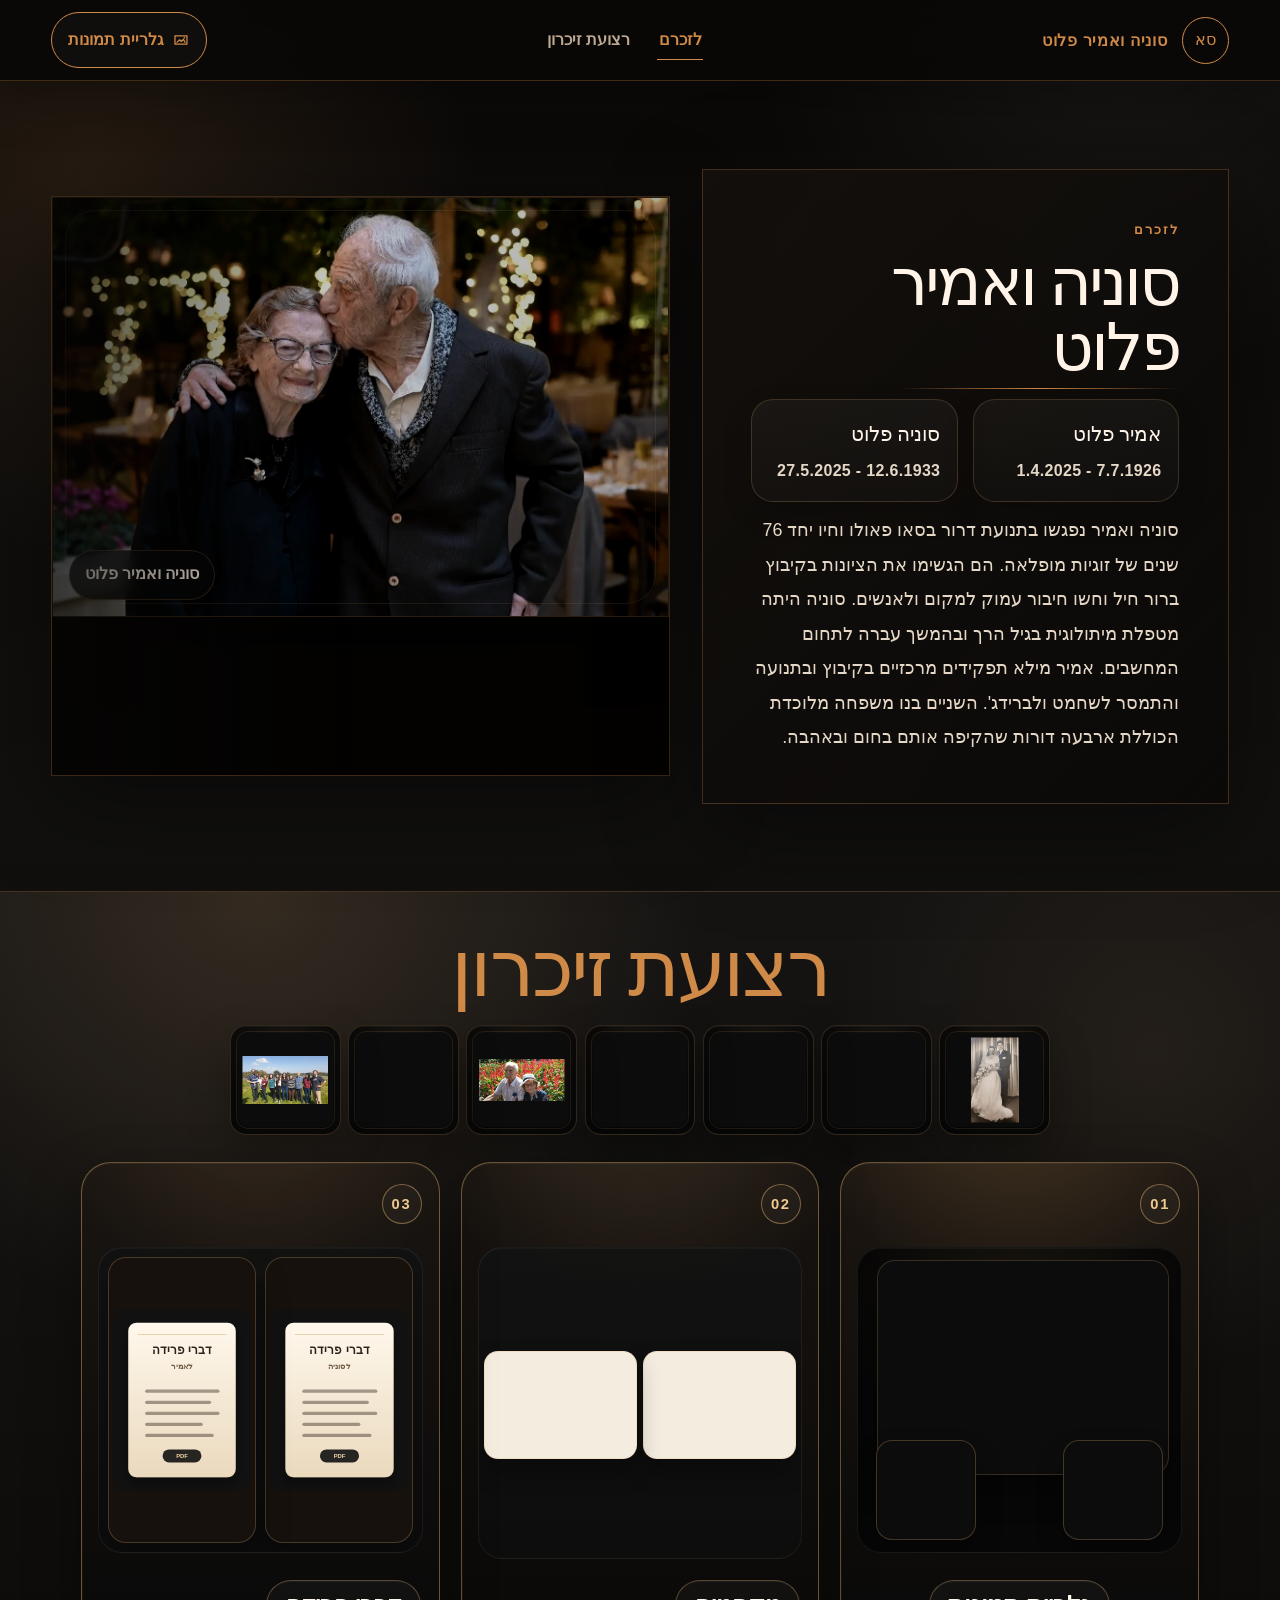
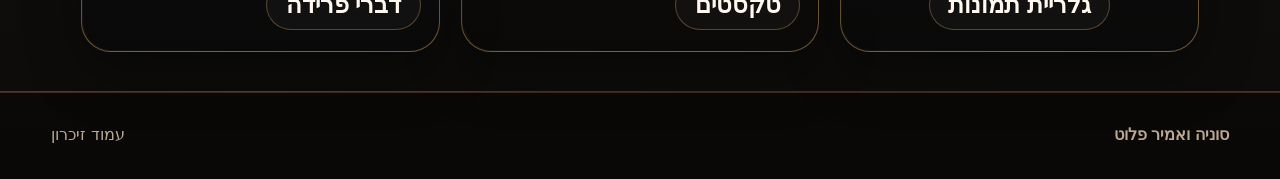
<file: index.html>
<!DOCTYPE html>
<html dir="rtl" lang="he">
<head>
  <meta charset="utf-8"/>
  <meta name="viewport" content="width=device-width, initial-scale=1"/>
  <title>סוניה ואמיר פלוט — עמוד זיכרון</title>
  <meta name="description" content="סוניה ואמיר נפגשו בתנועת דרור בסאו פאולו וחיו יחד 76 שנים של זוגיות מופלאה. הם הגשימו את הציונות בקיבוץ ברור חיל וחשו חיבור עמוק למקום ולאנשים."/>
  <meta property="og:type" content="website" />
  <meta property="og:title" content="סוניה ואמיר פלוט — עמוד זיכרון" />
  <meta property="og:description" content="סוניה ואמיר נפגשו בתנועת דרור בסאו פאולו וחיו יחד 76 שנים של זוגיות מופלאה. הם הגשימו את הציונות בקיבוץ ברור חיל." />
  <meta property="og:image" content="https://chengolz.github.io/gersh123/assets/shared-webp/photo-24.webp" />
  <meta property="og:url" content="https://chengolz.github.io/gersh123/index.html" />
  <meta name="twitter:card" content="summary_large_image" />
  <meta name="twitter:title" content="סוניה ואמיר פלוט — עמוד זיכרון" />
  <meta name="twitter:description" content="סוניה ואמיר נפגשו בתנועת דרור בסאו פאולו וחיו יחד 76 שנים של זוגיות מופלאה. הם הגשימו את הציונות בקיבוץ ברור חיל." />
  <meta name="twitter:image" content="https://chengolz.github.io/gersh123/assets/shared-webp/photo-24.webp" />
  <link rel="stylesheet" href="assets/css/site.css"/>
  <script defer src="assets/js/site.js"></script>
</head>
<body class="theme-museum final-black-page">
<div class="site-shell">
  <a class="skip-link" href="#main">דילוג לתוכן המרכזי</a>
  <header class="site-header">
    <a class="brand" href="index.html" aria-label="דף הבית">
      <span class="brand-mark">סא</span>
      <span>סוניה ואמיר פלוט</span>
    </a>
    <nav class="site-nav" aria-label="ניווט ראשי">
      <a href="#hero" class="is-active">לזכרם</a>
      <a href="#ribbon">רצועת זיכרון</a>
    </nav>
    <a class="header-cta" href="gallery.html">
      <svg aria-hidden="true" focusable="false" viewBox="0 0 24 24"><path d="M4 6.5h16v11H4z" fill="none" stroke="currentColor" stroke-width="1.7"></path><path d="m6.7 15.2 3.5-3.4 2.3 2.2 2.8-3 2.1 4.2" fill="none" stroke="currentColor" stroke-linecap="round" stroke-linejoin="round" stroke-width="1.7"></path><circle cx="16.6" cy="9.2" fill="currentColor" r="1.1"></circle></svg>
      גלריית תמונות
    </a>
  </header>

  <main id="main" tabindex="-1">
    <section class="museum-hero hero-clean" id="hero" aria-labelledby="hero-title">
      <div class="museum-copy">
        <p class="eyebrow">לזכרם</p>
        <h1 id="hero-title">סוניה ואמיר פלוט</h1>
        <div aria-hidden="true" class="gold-line"></div>
        <div class="date-pair hero-dates-first">
          <div class="date-chip"><strong>אמיר פלוט</strong><span><time datetime="1926-07-07">7.7.1926</time> - <time datetime="2025-04-01">1.4.2025</time></span></div>
          <div class="date-chip"><strong>סוניה פלוט</strong><span><time datetime="1933-06-12">12.6.1933</time> - <time datetime="2025-05-27">27.5.2025</time></span></div>
        </div>
        <p class="lead unified-lead">סוניה ואמיר נפגשו בתנועת דרור בסאו פאולו וחיו יחד 76 שנים של זוגיות מופלאה. הם הגשימו את הציונות בקיבוץ ברור חיל וחשו חיבור עמוק למקום ולאנשים. סוניה היתה מטפלת מיתולוגית בגיל הרך ובהמשך עברה לתחום המחשבים. אמיר מילא תפקידים מרכזיים בקיבוץ ובתנועה והתמסר לשחמט ולברידג'. השניים בנו משפחה מלוכדת הכוללת ארבעה דורות שהקיפה אותם בחום ובאהבה.</p>
      </div>
      <div class="museum-cover">
        <figure class="photo-cover hero-photo ornate-frame" data-full="assets/shared-webp/photo-24.webp" tabindex="0" role="button" aria-label="הגדל תמונה: סוניה ואמיר יחד">
          <img src="assets/shared-webp/photo-24.webp" alt="סוניה ואמיר יחד" width="1275" height="866" loading="eager" decoding="async"/>
          <figcaption class="caption-pill">סוניה ואמיר פלוט</figcaption>
        </figure>
</div>
    </section>

    <section id="ribbon" class="section ribbon-cards-section memory-hub-section" aria-labelledby="ribbon-title">
      <div class="container">
        <div class="section-heading">
          <h2 id="ribbon-title" class="section-title">רצועת זיכרון</h2>
        </div>
        <ul class="memory-strip-photos" aria-label="תמונות נבחרות מתוך האלבום">
          <li class="memory-strip-item"><figure class="memory-photo-small memory-item ornate-frame photo-cover" data-full="assets/shared-webp/photo-14.webp" tabindex="0" role="button" aria-label="הגדל תמונה: תמונת חתונה של סוניה ואמיר">
            <img src="assets/thumbs-webp/photo-14.webp" alt="תמונת חתונה של סוניה ואמיר" width="360" height="640" loading="lazy" decoding="async"/>
          </figure></li>
          <li class="memory-strip-item"><figure class="memory-photo-small memory-item ornate-frame photo-cover" data-full="assets/shared-webp/photo-11.webp" tabindex="0" role="button" aria-label="הגדל תמונה: מפגש משפחתי רחב">
            <img src="assets/thumbs-webp/photo-11.webp" alt="מפגש משפחתי רחב" width="640" height="480" loading="lazy" decoding="async"/>
          </figure></li>
          <li class="memory-strip-item"><figure class="memory-photo-small memory-item ornate-frame photo-cover" data-full="assets/shared-webp/photo-17.webp" tabindex="0" role="button" aria-label="הגדל תמונה: משפחה מטיילת יחד">
            <img src="assets/thumbs-webp/photo-17.webp" alt="משפחה מטיילת יחד" width="640" height="480" loading="lazy" decoding="async"/>
          </figure></li>
          <li class="memory-strip-item"><figure class="memory-photo-small memory-item ornate-frame photo-cover" data-full="assets/shared-webp/photo-19.webp" tabindex="0" role="button" aria-label="הגדל תמונה: דיוקן משפחתי ישן">
            <img src="assets/thumbs-webp/photo-19.webp" alt="דיוקן משפחתי ישן" width="640" height="443" loading="lazy" decoding="async"/>
          </figure></li>
          <li class="memory-strip-item"><figure class="memory-photo-small memory-item ornate-frame photo-cover" data-full="assets/shared-webp/photo-10.webp" tabindex="0" role="button" aria-label="הגדל תמונה: סוניה ואמיר בטיול משותף">
            <img src="assets/thumbs-webp/photo-10.webp" alt="סוניה ואמיר בטיול משותף" width="640" height="502" loading="lazy" decoding="async"/>
          </figure></li>
          <li class="memory-strip-item"><figure class="memory-photo-small memory-item ornate-frame photo-cover" data-full="assets/shared-webp/photo-13.webp" tabindex="0" role="button" aria-label="הגדל תמונה: חגיגה משפחתית">
            <img src="assets/thumbs-webp/photo-13.webp" alt="חגיגה משפחתית" width="640" height="480" loading="lazy" decoding="async"/>
          </figure></li>
          <li class="memory-strip-item"><figure class="memory-photo-small memory-item ornate-frame photo-cover" data-full="assets/shared-webp/photo-16.webp" tabindex="0" role="button" aria-label="הגדל תמונה: רגע משפחתי משותף">
            <img src="assets/thumbs-webp/photo-16.webp" alt="רגע משפחתי משותף" width="640" height="360" loading="lazy" decoding="async"/>
          </figure></li>
        </ul>

        <div class="memory-actions-center atelier-ribbon-grid" aria-label="קישורים מרכזיים">
          <a class="memory-tile action-tile memory-item atelier-card atelier-gallery-card" href="gallery.html">
            <div class="atelier-card-top">
              <span class="atelier-index" aria-hidden="true">01</span>
              <span class="atelier-kicker"></span>
            </div>
            <div class="atelier-preview atelier-gallery-preview" aria-hidden="true">
              <img class="atelier-gallery-main" src="assets/thumbs-webp/photo-18.webp" alt="" width="640" height="464" loading="lazy" decoding="async"/>
              <img class="atelier-gallery-thumb thumb-a" src="assets/thumbs-webp/photo-20.webp" alt="" width="640" height="435" loading="lazy" decoding="async"/>
              <img class="atelier-gallery-thumb thumb-b" src="assets/thumbs-webp/photo-21.webp" alt="" width="640" height="480" loading="lazy" decoding="async"/>
            </div>
            <div class="atelier-card-bottom">
              <span class="atelier-card-title">גלריית תמונות</span>
            </div>
          </a>

          <button type="button" class="memory-tile action-tile memory-item atelier-card atelier-texts-card" data-modal-target="texts-modal" aria-controls="texts-modal" aria-expanded="false">
            <div class="atelier-card-top">
              <span class="atelier-index" aria-hidden="true">02</span>
              <span class="atelier-kicker"></span>
            </div>
            <div class="atelier-preview atelier-pages-preview" aria-hidden="true">
              <img src="assets/texts/photo-25.webp" alt="" width="1040" height="720" loading="lazy" decoding="async"/>
              <img src="assets/texts/photo-26.webp" alt="" width="1040" height="720" loading="lazy" decoding="async"/>
            </div>
            <div class="atelier-card-bottom">
              <span class="atelier-card-title">טקסטים</span>
            </div>
          </button>

          <button type="button" class="memory-tile action-tile memory-item atelier-card atelier-farewell-card" data-modal-target="farewell-modal" aria-controls="farewell-modal" aria-expanded="false">
            <div class="atelier-card-top">
              <span class="atelier-index" aria-hidden="true">03</span>
              <span class="atelier-kicker"></span>
            </div>
            <div class="atelier-preview atelier-docs-preview" aria-hidden="true">
              <img class="doc-a" src="assets/docs/farewell-sonia-preview.svg" alt="" width="420" height="560" loading="lazy" decoding="async"/>
              <img class="doc-b" src="assets/docs/farewell-amir-preview.svg" alt="" width="420" height="560" loading="lazy" decoding="async"/>
            </div>
            <div class="atelier-card-bottom">
              <span class="atelier-card-title">דברי פרידה</span>
            </div>
          </button>
        </div></div>
    </section>
  </main>

  <footer class="footer">
    <div class="footer-inner">
      <strong>סוניה ואמיר פלוט</strong>
      <span>עמוד זיכרון</span>
    </div>
  </footer>
  <dialog class="memory-modal" id="texts-modal" aria-labelledby="texts-title">
    <div class="memory-modal-dialog" role="dialog" aria-modal="true" aria-labelledby="texts-title">
      <button type="button" class="memory-modal-close" data-modal-close aria-label="סגירה"><svg aria-hidden="true" fill="none" viewBox="0 0 24 24"><path d="M6 6l12 12M18 6 6 18" stroke="currentColor" stroke-linecap="round" stroke-width="2"></path></svg></button>
      <div class="memory-modal-head"><h3 id="texts-title">טקסטים</h3></div>
      <div class="memory-modal-grid writings-modal-grid">
        <figure class="photo-frame photo-contain ornate-frame writing-card" data-full="assets/texts/photo-25.webp" tabindex="0" role="button" aria-label="הגדל תמונה: מכתביו עמוד ראשון"><img src="assets/texts/photo-25.webp" alt="מכתביו עמוד ראשון" width="640" height="443" loading="lazy" decoding="async"/><figcaption class="caption-bar"><strong>מכתביו</strong><span>עמוד ראשון</span></figcaption></figure>
        <figure class="photo-frame photo-contain ornate-frame writing-card" data-full="assets/texts/photo-26.webp" tabindex="0" role="button" aria-label="הגדל תמונה: מכתביו עמוד שני"><img src="assets/texts/photo-26.webp" alt="מכתביו עמוד שני" width="640" height="443" loading="lazy" decoding="async"/><figcaption class="caption-bar"><strong>מכתביו</strong><span>עמוד שני</span></figcaption></figure>
      </div>
    
      <div class="transcript-tools" data-transcript-wrapper>
        <button type="button" class="transcript-toggle" data-transcript-toggle aria-expanded="false" aria-controls="letters-transcript">
          הצג טקסט מוקלד
        </button>
        <div class="transcript-panel" id="letters-transcript" hidden>
          <h4>תעתיק נגיש לעמודים המוצגים</h4>
          <p><strong>אמיר פלוט</strong> — חבר בקיבוץ ברור חיל. בוגר תנועת “דרור” בברזיל. עלה לארץ בשנת 1952 ומאז מילא שורה של תפקידים במסגרת הקיבוץ והתנועה הקיבוצית. יצא מטעם התנועה והמדינה לשליחויות רבות ברחבי העולם.</p>
          <p><strong>תמיד בתנועה</strong> — ספר אוטוביוגרפי המשקף את החוויה הקולקטיבית של דור השומר הצעיר, בין ההורים במזרח אירופה לבין הבנים “הצברים”. הספר מתאר את התנועה ההתיישבותית בברזיל ובארץ בצורה מרתקת, חיננית, לעיתים בגעגועים, לעיתים במעט אירוניה, וכל הזמן בהרבה אהבה.</p>
          <p><strong>תמיד בתנועה — יומן אישי במסע הציוני.</strong></p>
        </div>
      </div>

    </div>
  </dialog>

  <dialog class="memory-modal" id="farewell-modal" aria-labelledby="farewell-title">
    <div class="memory-modal-dialog" role="dialog" aria-modal="true" aria-labelledby="farewell-title">
      <button type="button" class="memory-modal-close" data-modal-close aria-label="סגירה"><svg aria-hidden="true" fill="none" viewBox="0 0 24 24"><path d="M6 6l12 12M18 6 6 18" stroke="currentColor" stroke-linecap="round" stroke-width="2"></path></svg></button>
      <div class="memory-modal-head"><h3 id="farewell-title">דברי פרידה</h3></div>
      <div class="memory-modal-grid doc-grid modal-doc-grid">
        <a class="doc-card refined-card" href="assets/docs/farewell-sonia.pdf" target="_blank" rel="noopener noreferrer">
          <span class="doc-ico"><svg aria-hidden="true" focusable="false" viewBox="0 0 24 24"><path d="M6 3.5h8l4 4v13H6z" fill="none" stroke="currentColor" stroke-width="1.7"></path><path d="M14 3.5v4h4M8.5 12h7M8.5 15h7M8.5 18h4" fill="none" stroke="currentColor" stroke-linecap="round" stroke-width="1.7"></path></svg></span>
          <strong>דברי פרידה לסוניה</strong>
          <h3>אורלי בתה</h3>
          <p>לפתיחת המסמך המלא</p>
        </a>
        <a class="doc-card refined-card" href="assets/docs/farewell-amir.pdf" target="_blank" rel="noopener noreferrer">
          <span class="doc-ico"><svg aria-hidden="true" focusable="false" viewBox="0 0 24 24"><path d="M6 3.5h8l4 4v13H6z" fill="none" stroke="currentColor" stroke-width="1.7"></path><path d="M14 3.5v4h4M8.5 12h7M8.5 15h7M8.5 18h4" fill="none" stroke="currentColor" stroke-linecap="round" stroke-width="1.7"></path></svg></span>
          <strong>דברי פרידה לאמיר</strong>
          <h3>עודד בנו</h3>
          <p>לפתיחת המסמך המלא</p>
        </a>
      </div>
    </div>
  </dialog>

  <dialog class="lightbox" data-lightbox aria-label="תצוגת תמונה מוגדלת">
    <button type="button" class="lightbox-close" data-lightbox-close aria-label="סגירת תמונה">
      <svg aria-hidden="true" fill="none" viewBox="0 0 24 24"><path d="M6 6l12 12M18 6 6 18" stroke="currentColor" stroke-linecap="round" stroke-width="2"></path></svg>
    </button>
    <img data-lightbox-img alt="תמונה מוגדלת מתוך אלבום הזיכרון" loading="lazy" decoding="async"/>
  </dialog>

  <button type="button" class="back-to-top" data-back-to-top aria-label="חזרה לראש העמוד">
    <span aria-hidden="true">↑</span>
  </button>

</div>
</body>
</html>
</file>
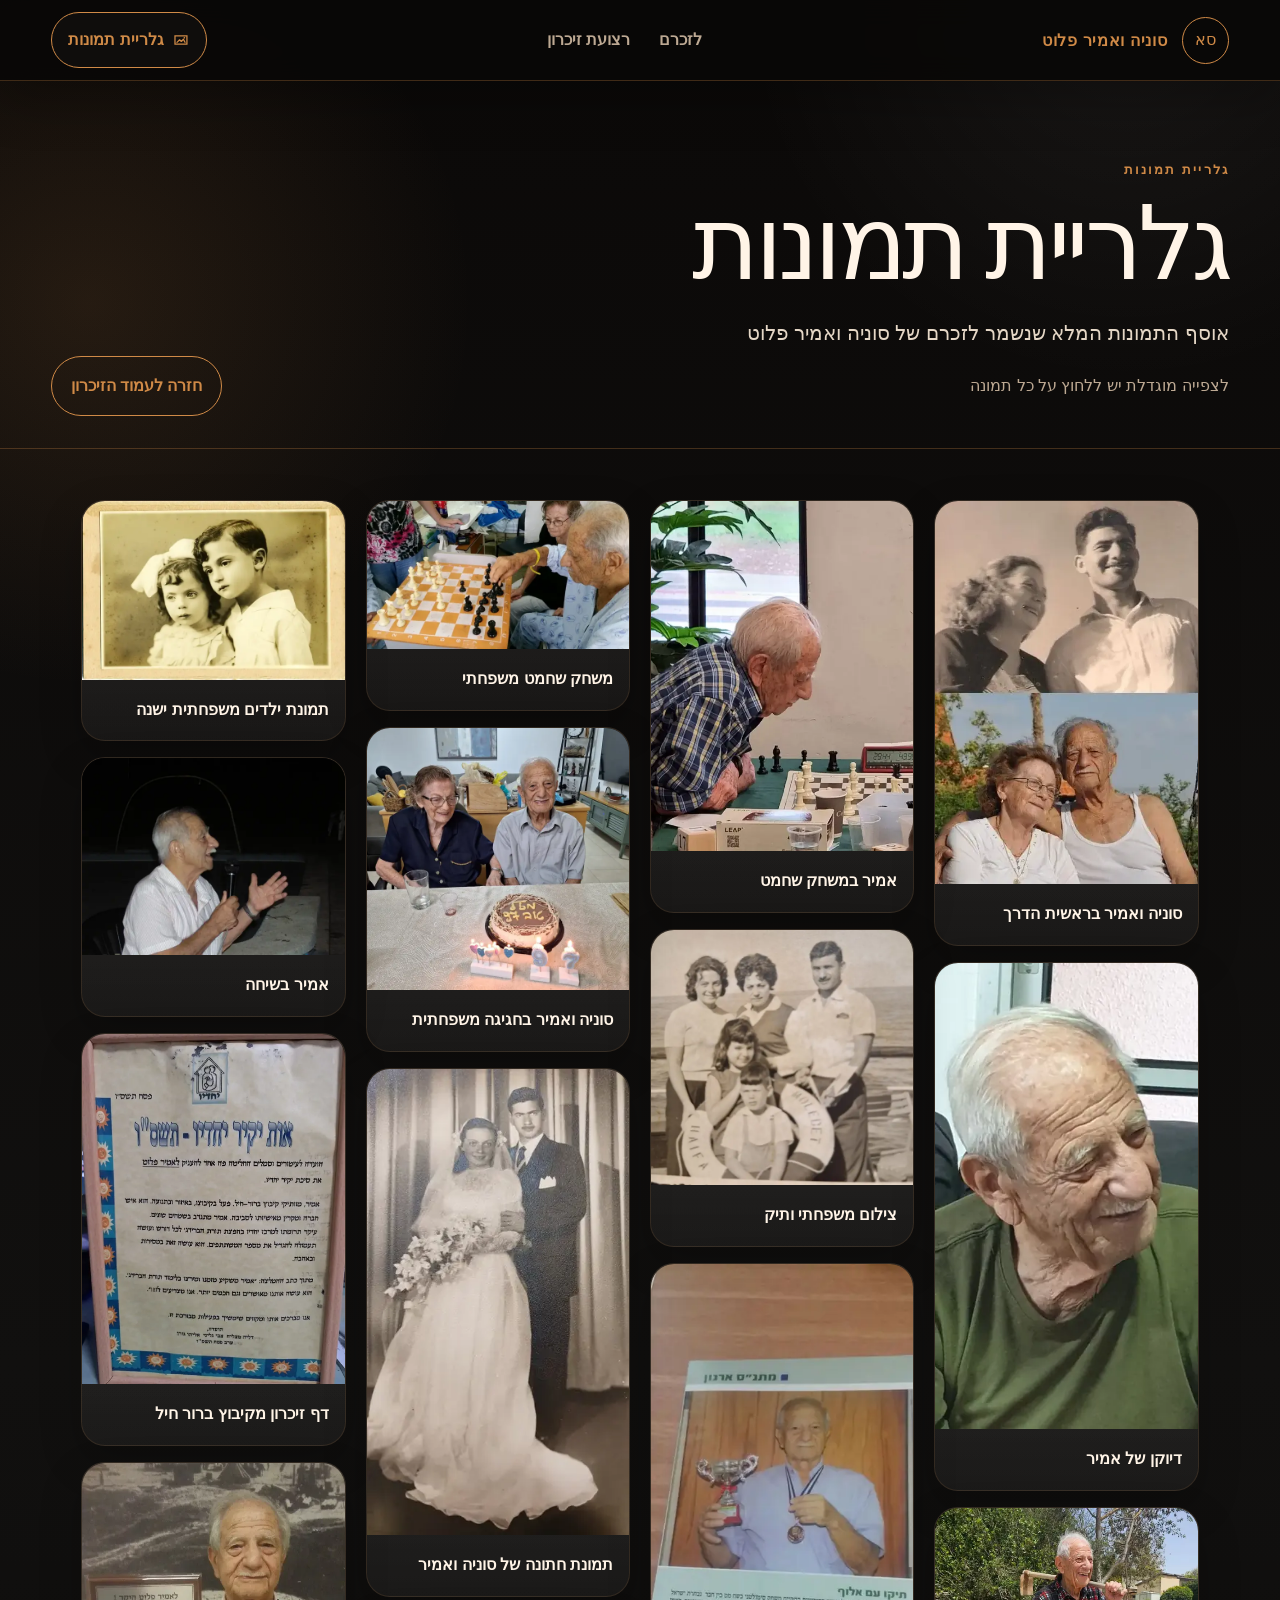
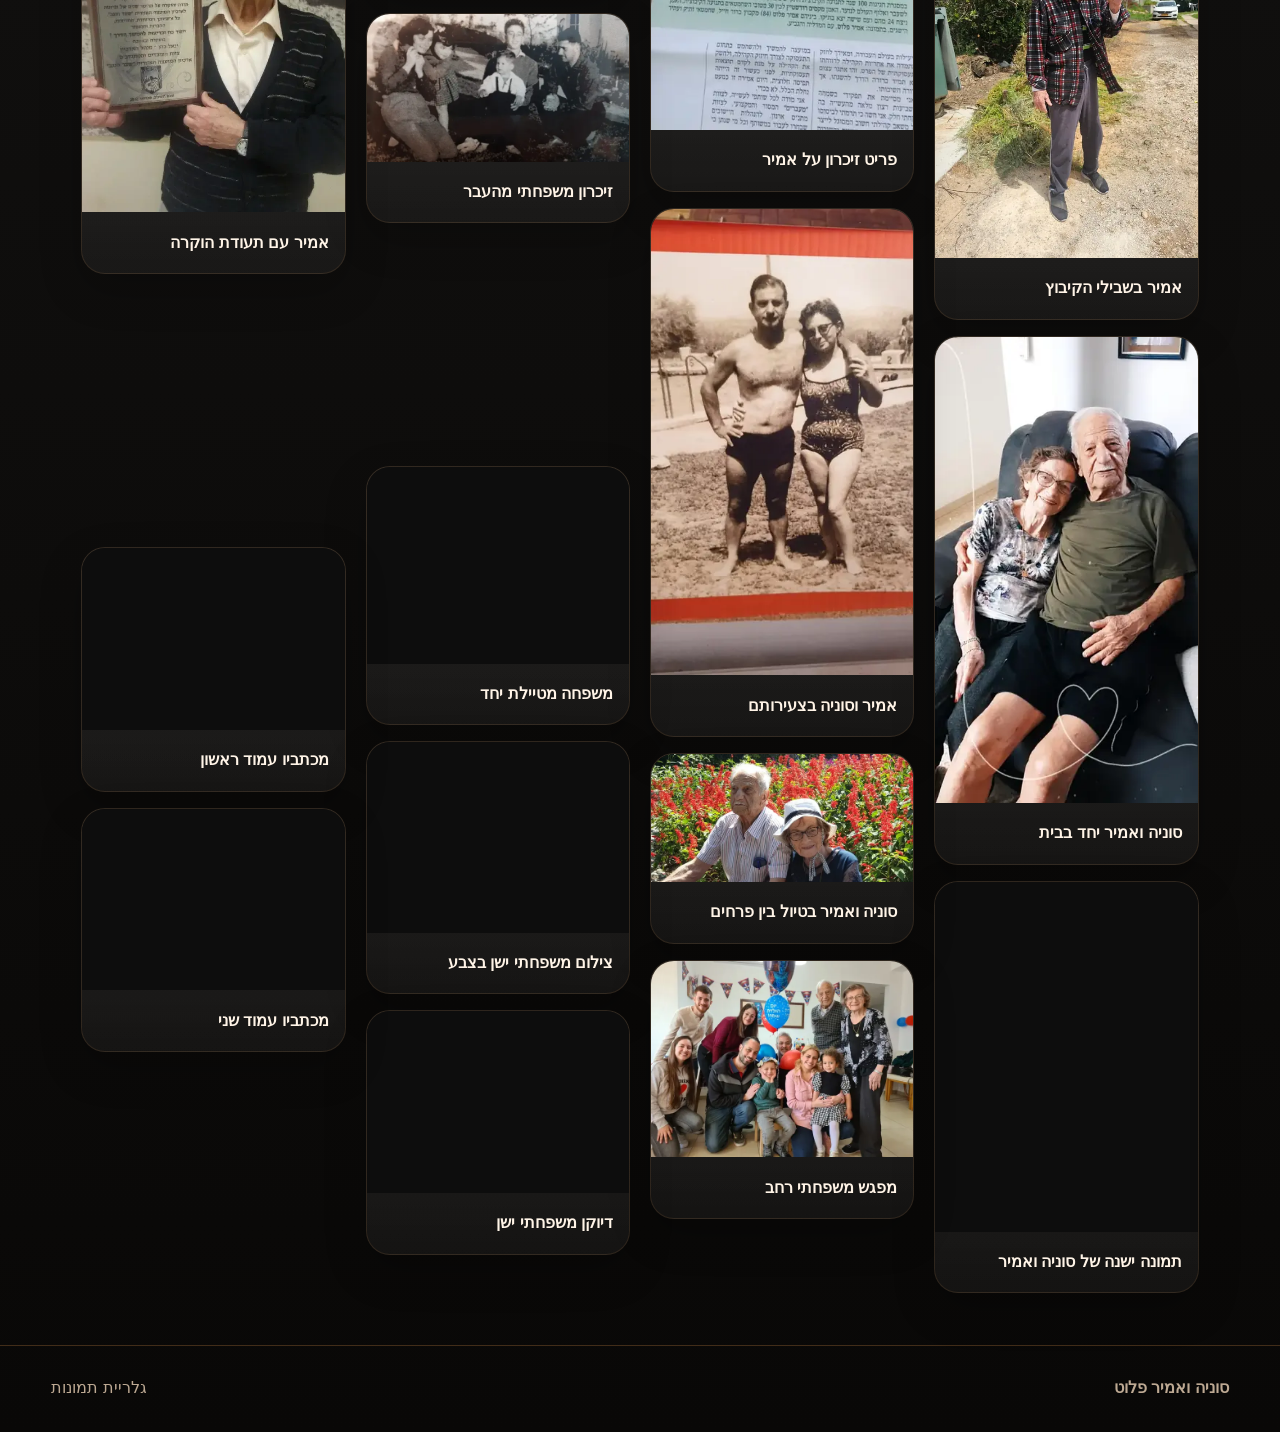
<file: gallery.html>
<!DOCTYPE html>
<html dir="rtl" lang="he">
<head>
  <meta charset="utf-8"/>
  <meta name="viewport" content="width=device-width, initial-scale=1"/>
  <title>סוניה ואמיר פלוט — גלריית תמונות</title>
  <meta name="description" content="גלריית התמונות המלאה מתוך עמוד הזיכרון של סוניה ואמיר פלוט."/>
  <meta property="og:type" content="website" />
  <meta property="og:title" content="סוניה ואמיר פלוט — גלריית תמונות" />
  <meta property="og:description" content="גלריית התמונות המלאה מתוך עמוד הזיכרון של סוניה ואמיר פלוט." />
  <meta property="og:image" content="https://chengolz.github.io/gersh123/assets/shared-webp/photo-24.webp" />
  <meta property="og:url" content="https://chengolz.github.io/gersh123/gallery.html" />
  <meta name="twitter:card" content="summary_large_image" />
  <meta name="twitter:title" content="סוניה ואמיר פלוט — גלריית תמונות" />
  <meta name="twitter:description" content="גלריית התמונות המלאה מתוך עמוד הזיכרון של סוניה ואמיר פלוט." />
  <meta name="twitter:image" content="https://chengolz.github.io/gersh123/assets/shared-webp/photo-24.webp" />
  <link rel="stylesheet" href="assets/css/site.css"/>
  <script defer src="assets/js/site.js"></script>
</head>
<body class="theme-museum final-black-page">
<div class="site-shell">
  <a class="skip-link" href="#main">דילוג לתוכן המרכזי</a>

  <header class="site-header">
    <a class="brand" href="index.html" aria-label="דף הבית">
      <span class="brand-mark">סא</span>
      <span>סוניה ואמיר פלוט</span>
    </a>
    <nav class="site-nav" aria-label="ניווט ראשי">
      <a href="index.html#hero">לזכרם</a>
      <a href="index.html#ribbon">רצועת זיכרון</a>
    </nav>
    <a class="header-cta" href="gallery.html" aria-current="page">
      <svg aria-hidden="true" focusable="false" viewBox="0 0 24 24"><path d="M4 6.5h16v11H4z" fill="none" stroke="currentColor" stroke-width="1.7"></path><path d="m6.7 15.2 3.5-3.4 2.3 2.2 2.8-3 2.1 4.2" fill="none" stroke="currentColor" stroke-linecap="round" stroke-linejoin="round" stroke-width="1.7"></path><circle cx="16.6" cy="9.2" fill="currentColor" r="1.1"></circle></svg>
      גלריית תמונות
    </a>
  </header>

  <main id="main" tabindex="-1">
    <section class="gallery-hero clean-gallery-hero">
      <div class="gallery-hero-inner">
        <div>
          <p class="eyebrow">גלריית תמונות</p>
          <h1>גלריית תמונות</h1>
          <p class="lead">אוסף התמונות המלא שנשמר לזכרם של סוניה ואמיר פלוט</p>
          <p class="muted">לצפייה מוגדלת יש ללחוץ על כל תמונה</p>
        </div>
        <div class="gallery-actions">
          <a class="btn secondary" href="index.html">חזרה לעמוד הזיכרון</a>
        </div>
      </div>
    </section>

    <section aria-label="גלריית תמונות מלאה" class="container gallery-masonry refined-gallery-masonry">
      <figure class="gallery-card memory-item refined-gallery-card" data-full="assets/shared-webp/photo-01.webp" tabindex="0" role="button" aria-label="הגדל תמונה: סוניה ואמיר בראשית הדרך"><img src="assets/thumbs-webp/photo-01.webp" alt="סוניה ואמיר בראשית הדרך" width="439" height="640" loading="eager" decoding="async"/><figcaption>סוניה ואמיר בראשית הדרך</figcaption></figure>
      <figure class="gallery-card memory-item refined-gallery-card" data-full="assets/shared-webp/photo-02.webp" tabindex="0" role="button" aria-label="הגדל תמונה: דיוקן של אמיר"><img src="assets/thumbs-webp/photo-02.webp" alt="דיוקן של אמיר" width="360" height="640" loading="eager" decoding="async"/><figcaption>דיוקן של אמיר</figcaption></figure>
      <figure class="gallery-card memory-item refined-gallery-card" data-full="assets/shared-webp/photo-03.webp" tabindex="0" role="button" aria-label="הגדל תמונה: אמיר בשבילי הקיבוץ"><img src="assets/thumbs-webp/photo-03.webp" alt="אמיר בשבילי הקיבוץ" width="480" height="640" loading="eager" decoding="async"/><figcaption>אמיר בשבילי הקיבוץ</figcaption></figure>
      <figure class="gallery-card memory-item refined-gallery-card" data-full="assets/shared-webp/photo-04.webp" tabindex="0" role="button" aria-label="הגדל תמונה: סוניה ואמיר יחד בבית"><img src="assets/thumbs-webp/photo-04.webp" alt="סוניה ואמיר יחד בבית" width="360" height="640" loading="eager" decoding="async"/><figcaption>סוניה ואמיר יחד בבית</figcaption></figure>
      <figure class="gallery-card memory-item refined-gallery-card" data-full="assets/shared-webp/photo-05.webp" tabindex="0" role="button" aria-label="הגדל תמונה: תמונה ישנה של סוניה ואמיר"><img src="assets/thumbs-webp/photo-05.webp" alt="תמונה ישנה של סוניה ואמיר" width="480" height="640" loading="eager" decoding="async"/><figcaption>תמונה ישנה של סוניה ואמיר</figcaption></figure>
      <figure class="gallery-card memory-item refined-gallery-card" data-full="assets/shared-webp/photo-06.webp" tabindex="0" role="button" aria-label="הגדל תמונה: אמיר במשחק שחמט"><img src="assets/thumbs-webp/photo-06.webp" alt="אמיר במשחק שחמט" width="480" height="640" loading="eager" decoding="async"/><figcaption>אמיר במשחק שחמט</figcaption></figure>
      <figure class="gallery-card memory-item refined-gallery-card" data-full="assets/shared-webp/photo-07.webp" tabindex="0" role="button" aria-label="הגדל תמונה: צילום משפחתי ותיק"><img src="assets/thumbs-webp/photo-07.webp" alt="צילום משפחתי ותיק" width="640" height="622" loading="lazy" decoding="async"/><figcaption>צילום משפחתי ותיק</figcaption></figure>
      <figure class="gallery-card memory-item refined-gallery-card" data-full="assets/shared-webp/photo-08.webp" tabindex="0" role="button" aria-label="הגדל תמונה: פריט זיכרון על אמיר"><img src="assets/thumbs-webp/photo-08.webp" alt="פריט זיכרון על אמיר" width="360" height="640" loading="lazy" decoding="async"/><figcaption>פריט זיכרון על אמיר</figcaption></figure>
      <figure class="gallery-card memory-item refined-gallery-card" data-full="assets/shared-webp/photo-09.webp" tabindex="0" role="button" aria-label="הגדל תמונה: אמיר וסוניה בצעירותם"><img src="assets/thumbs-webp/photo-09.webp" alt="אמיר וסוניה בצעירותם" width="360" height="640" loading="lazy" decoding="async"/><figcaption>אמיר וסוניה בצעירותם</figcaption></figure>
      <figure class="gallery-card memory-item refined-gallery-card" data-full="assets/shared-webp/photo-10.webp" tabindex="0" role="button" aria-label="הגדל תמונה: סוניה ואמיר בטיול בין פרחים"><img src="assets/thumbs-webp/photo-10.webp" alt="סוניה ואמיר בטיול בין פרחים" width="640" height="311" loading="lazy" decoding="async"/><figcaption>סוניה ואמיר בטיול בין פרחים</figcaption></figure>
      <figure class="gallery-card memory-item refined-gallery-card" data-full="assets/shared-webp/photo-11.webp" tabindex="0" role="button" aria-label="הגדל תמונה: מפגש משפחתי רחב"><img src="assets/thumbs-webp/photo-11.webp" alt="מפגש משפחתי רחב" width="640" height="480" loading="lazy" decoding="async"/><figcaption>מפגש משפחתי רחב</figcaption></figure>
      <figure class="gallery-card memory-item refined-gallery-card" data-full="assets/shared-webp/photo-12.webp" tabindex="0" role="button" aria-label="הגדל תמונה: משחק שחמט משפחתי"><img src="assets/thumbs-webp/photo-12.webp" alt="משחק שחמט משפחתי" width="640" height="360" loading="lazy" decoding="async"/><figcaption>משחק שחמט משפחתי</figcaption></figure>
      <figure class="gallery-card memory-item refined-gallery-card" data-full="assets/shared-webp/photo-13.webp" tabindex="0" role="button" aria-label="הגדל תמונה: סוניה ואמיר בחגיגה משפחתית"><img src="assets/thumbs-webp/photo-13.webp" alt="סוניה ואמיר בחגיגה משפחתית" width="640" height="640" loading="lazy" decoding="async"/><figcaption>סוניה ואמיר בחגיגה משפחתית</figcaption></figure>
      <figure class="gallery-card memory-item refined-gallery-card" data-full="assets/shared-webp/photo-14.webp" tabindex="0" role="button" aria-label="הגדל תמונה: תמונת חתונה של סוניה ואמיר"><img src="assets/thumbs-webp/photo-14.webp" alt="תמונת חתונה של סוניה ואמיר" width="360" height="640" loading="lazy" decoding="async"/><figcaption>תמונת חתונה של סוניה ואמיר</figcaption></figure>
      <figure class="gallery-card memory-item refined-gallery-card" data-full="assets/shared-webp/photo-15.webp" tabindex="0" role="button" aria-label="הגדל תמונה: זיכרון משפחתי מהעבר"><img src="assets/thumbs-webp/photo-15.webp" alt="זיכרון משפחתי מהעבר" width="640" height="360" loading="lazy" decoding="async"/><figcaption>זיכרון משפחתי מהעבר</figcaption></figure>
      <figure class="gallery-card memory-item refined-gallery-card" data-full="assets/shared-webp/photo-16.webp" tabindex="0" role="button" aria-label="הגדל תמונה: משפחה בדרך משותפת"><img src="assets/thumbs-webp/photo-16.webp" alt="משפחה בדרך משותפת" width="640" height="360" loading="lazy" decoding="async"/><figcaption>משפחה בדרך משותפת</figcaption></figure>
      <figure class="gallery-card memory-item refined-gallery-card" data-full="assets/shared-webp/photo-17.webp" tabindex="0" role="button" aria-label="הגדל תמונה: משפחה מטיילת יחד"><img src="assets/thumbs-webp/photo-17.webp" alt="משפחה מטיילת יחד" width="640" height="480" loading="lazy" decoding="async"/><figcaption>משפחה מטיילת יחד</figcaption></figure>
      <figure class="gallery-card memory-item refined-gallery-card" data-full="assets/shared-webp/photo-18.webp" tabindex="0" role="button" aria-label="הגדל תמונה: צילום משפחתי ישן בצבע"><img src="assets/thumbs-webp/photo-18.webp" alt="צילום משפחתי ישן בצבע" width="640" height="464" loading="lazy" decoding="async"/><figcaption>צילום משפחתי ישן בצבע</figcaption></figure>
      <figure class="gallery-card memory-item refined-gallery-card" data-full="assets/shared-webp/photo-19.webp" tabindex="0" role="button" aria-label="הגדל תמונה: דיוקן משפחתי ישן"><img src="assets/thumbs-webp/photo-19.webp" alt="דיוקן משפחתי ישן" width="640" height="443" loading="lazy" decoding="async"/><figcaption>דיוקן משפחתי ישן</figcaption></figure>
      <figure class="gallery-card memory-item refined-gallery-card" data-full="assets/shared-webp/photo-20.webp" tabindex="0" role="button" aria-label="הגדל תמונה: תמונת ילדים משפחתית ישנה"><img src="assets/thumbs-webp/photo-20.webp" alt="תמונת ילדים משפחתית ישנה" width="640" height="435" loading="lazy" decoding="async"/><figcaption>תמונת ילדים משפחתית ישנה</figcaption></figure>
      <figure class="gallery-card memory-item refined-gallery-card" data-full="assets/shared-webp/photo-21.webp" tabindex="0" role="button" aria-label="הגדל תמונה: אמיר בשיחה"><img src="assets/thumbs-webp/photo-21.webp" alt="אמיר בשיחה" width="640" height="480" loading="lazy" decoding="async"/><figcaption>אמיר בשיחה</figcaption></figure>
      <figure class="gallery-card memory-item refined-gallery-card" data-full="assets/shared-webp/photo-22.webp" tabindex="0" role="button" aria-label="הגדל תמונה: דף זיכרון מקיבוץ ברור חיל"><img src="assets/thumbs-webp/photo-22.webp" alt="דף זיכרון מקיבוץ ברור חיל" width="480" height="640" loading="lazy" decoding="async"/><figcaption>דף זיכרון מקיבוץ ברור חיל</figcaption></figure>
      <figure class="gallery-card memory-item refined-gallery-card" data-full="assets/shared-webp/photo-23.webp" tabindex="0" role="button" aria-label="הגדל תמונה: אמיר עם תעודת הוקרה"><img src="assets/thumbs-webp/photo-23.webp" alt="אמיר עם תעודת הוקרה" width="480" height="640" loading="lazy" decoding="async"/><figcaption>אמיר עם תעודת הוקרה</figcaption></figure>
      <figure class="gallery-card memory-item refined-gallery-card" data-full="assets/shared-webp/photo-24.webp" tabindex="0" role="button" aria-label="הגדל תמונה: סוניה ואמיר יחד באירוע משפחתי"><img src="assets/thumbs-webp/photo-24.webp" alt="סוניה ואמיר יחד באירוע משפחתי" width="640" height="435" loading="lazy" decoding="async"/><figcaption>סוניה ואמיר יחד באירוע משפחתי</figcaption></figure>
      <figure class="gallery-card memory-item refined-gallery-card" data-full="assets/shared-webp/photo-25.webp" tabindex="0" role="button" aria-label="הגדל תמונה: מכתביו עמוד ראשון"><img src="assets/thumbs-webp/photo-25.webp" alt="מכתביו עמוד ראשון" width="640" height="443" loading="lazy" decoding="async"/><figcaption>מכתביו עמוד ראשון</figcaption></figure>
      <figure class="gallery-card memory-item refined-gallery-card" data-full="assets/shared-webp/photo-26.webp" tabindex="0" role="button" aria-label="הגדל תמונה: מכתביו עמוד שני"><img src="assets/thumbs-webp/photo-26.webp" alt="מכתביו עמוד שני" width="640" height="443" loading="lazy" decoding="async"/><figcaption>מכתביו עמוד שני</figcaption></figure>
    </section>
  </main>

  <footer class="footer">
    <div class="footer-inner">
      <strong>סוניה ואמיר פלוט</strong>
      <span>גלריית תמונות</span>
    </div>
  </footer>

  <dialog class="lightbox" data-lightbox aria-label="תצוגת תמונה מוגדלת">
    <button type="button" class="lightbox-close" data-lightbox-close aria-label="סגירת תמונה">
      <svg aria-hidden="true" fill="none" viewBox="0 0 24 24"><path d="M6 6l12 12M18 6 6 18" stroke="currentColor" stroke-linecap="round" stroke-width="2"></path></svg>
    </button>
    <img data-lightbox-img alt="תמונה מוגדלת מתוך אלבום הזיכרון" loading="lazy" decoding="async"/>
  </dialog>

  <button type="button" class="back-to-top" data-back-to-top aria-label="חזרה לראש העמוד">
    <span aria-hidden="true">↑</span>
  </button>

</div>
</body>
</html>
</file>
<file: assets/css/site.css>
:root{
  color-scheme: dark;
  --serif: Georgia, 'Times New Roman', serif;
  --sans: Arial, 'Segoe UI', sans-serif;
  --pad: clamp(1rem, 4vw, 4.5rem);
  --content: 1220px;
  --radius: 24px;
  --radius-lg: 38px;
  --shadow: 0 26px 90px rgba(0,0,0,.42);
}
*{box-sizing:border-box}
html{scroll-behavior:smooth;scroll-padding-top:100px}
html.has-lightbox{overflow:hidden}
body{margin:0;direction:rtl;text-align:right;font-family:var(--sans);line-height:1.78;background:var(--bg);color:var(--text);overflow-x:hidden}
a{color:inherit;text-decoration:none}
img{display:block;max-inline-size:100%;block-size:auto}
button{font:inherit;color:inherit}
svg{inline-size:1.12em;block-size:1.12em;vertical-align:-.18em}
.skip-link{position:absolute;inset-block-start:.8rem;inset-inline-start:.8rem;z-index:1000;transform:translateY(-160%);padding:.75rem 1rem;border-radius:999px;background:#fff;color:#111;transition:transform .18s ease}.skip-link:focus{transform:translateY(0)}
.site-shell{min-block-size:100vh;background:var(--texture)}
.site-header{position:sticky;inset-block-start:0;z-index:60;display:grid;grid-template-columns:auto 1fr auto;gap:1rem;align-items:center;padding-block:.78rem;padding-inline:var(--pad);border-block-end:1px solid var(--line);background:rgba(var(--header-rgb),.94);backdrop-filter:blur(14px);box-shadow:0 18px 50px rgba(0,0,0,.28)}
.brand{display:inline-flex;align-items:center;gap:.82rem;color:var(--accent);font-weight:900;letter-spacing:.04em;white-space:nowrap}.brand-mark{inline-size:2.95rem;block-size:2.95rem;display:grid;place-items:center;border:1px solid currentColor;border-radius:50%;font-family:var(--serif);font-weight:400;letter-spacing:0}.brand small{display:block;color:var(--muted);font-size:.72rem;font-weight:700;letter-spacing:0;line-height:1.2}.site-nav{display:flex;justify-content:center;align-items:center;gap:clamp(.65rem,2vw,2rem);color:var(--muted);font-weight:800}.site-nav a{position:relative;padding:.48rem .08rem}.site-nav a::after{content:'';position:absolute;inset-inline:0;inset-block-end:.16rem;block-size:1px;background:currentColor;transform:scaleX(0);transform-origin:center;transition:transform .2s ease}.site-nav a:hover::after,.site-nav .is-active::after{transform:scaleX(1)}.header-cta{display:inline-flex;align-items:center;gap:.5rem;border:1px solid var(--accent);padding:.78rem 1rem;border-radius:999px;color:var(--accent);font-weight:900;background:rgba(255,255,255,.025)}.header-cta:hover{background:var(--accent);color:var(--btn-text)}
.container{max-inline-size:var(--content);margin-inline:auto;padding-inline:var(--pad)}
.section{padding-block:clamp(4.2rem,8vw,7.5rem)}
.eyebrow{margin:0 0 .6rem;color:var(--accent);font-weight:900;letter-spacing:.16em;text-transform:uppercase;font-size:.82rem}
h1,h2,h3,p{margin-block-start:0}h1,h2,h3{font-family:var(--serif);font-weight:500;line-height:1.05}h1{font-size:clamp(3.7rem,8vw,8rem);letter-spacing:-.045em;margin-block-end:1rem}h2{font-size:clamp(2.4rem,5vw,5.4rem);letter-spacing:-.035em;margin-block-end:1rem}h3{font-size:clamp(1.4rem,2vw,2.1rem);margin-block-end:.55rem}.lead{font-size:clamp(1.06rem,1.6vw,1.35rem);color:var(--soft);max-inline-size:760px}.muted{color:var(--muted)}.gold-line{inline-size:min(280px,50vw);block-size:1px;background:linear-gradient(90deg,transparent,var(--accent),transparent);margin-block:1.25rem}.btn-row{display:flex;gap:.85rem;flex-wrap:wrap;margin-block-start:1.5rem}.btn{display:inline-flex;align-items:center;justify-content:center;gap:.55rem;border:1px solid var(--accent);background:var(--accent);color:var(--btn-text);padding:.92rem 1.15rem;border-radius:999px;font-weight:900;min-inline-size:150px}.btn.secondary{background:transparent;color:var(--accent)}.btn:hover{filter:brightness(1.08)}
.photo-cover,.photo-contain{margin:0;cursor:pointer}.photo-cover img{inline-size:100%;block-size:100%;object-fit:cover}.photo-contain{display:grid;place-items:center}.photo-contain img{inline-size:100%;block-size:100%;object-fit:contain}.photo-frame{position:relative;border:1px solid var(--line);background:rgba(255,255,255,.045);box-shadow:var(--shadow);overflow:hidden}.photo-frame::after{content:'';position:absolute;inset:0;pointer-events:none;background:linear-gradient(180deg,transparent,rgba(0,0,0,.24))}.caption{position:absolute;z-index:2;inset-inline:1rem;inset-block-end:1rem;padding:.75rem .9rem;border:1px solid rgba(255,255,255,.16);background:rgba(0,0,0,.48);backdrop-filter:blur(10px);color:var(--text);font-weight:900}
.doc-grid{display:grid;grid-template-columns:repeat(2,minmax(0,1fr));gap:1rem}.doc-card{display:block;position:relative;min-block-size:250px;padding:clamp(1.25rem,2.5vw,2rem);border:1px solid var(--line);border-radius:var(--radius);background:linear-gradient(135deg,rgba(255,255,255,.065),rgba(255,255,255,.025));box-shadow:var(--shadow)}.doc-card .doc-ico{inline-size:2.2rem;block-size:2.2rem;color:var(--accent);margin-block-end:1rem}.doc-card strong{display:block;color:var(--accent);margin-block-end:.4rem}.doc-card p{color:var(--soft)}.doc-card:hover{transform:translateY(-2px);transition:transform .18s ease}
.lightbox{position:fixed;inset:0;z-index:1000;display:none;place-items:center;padding:1rem;background:rgba(0,0,0,.88)}.lightbox.is-open{display:grid}.lightbox img{max-inline-size:min(96vw,1200px);max-block-size:88vh;object-fit:contain;border-radius:18px;box-shadow:0 30px 120px #000}.lightbox-close{position:fixed;inset-block-start:1rem;inset-inline-end:1rem;inline-size:3rem;block-size:3rem;border:1px solid rgba(255,255,255,.25);border-radius:50%;background:rgba(0,0,0,.45);display:grid;place-items:center;cursor:pointer}
.footer{padding:1.8rem var(--pad);border-block-start:1px solid var(--line);color:var(--muted)}.footer-inner{max-inline-size:var(--content);margin-inline:auto;display:flex;justify-content:space-between;gap:1rem;flex-wrap:wrap}

/* Museum black */
.theme-museum{--bg:#090807;--header-rgb:9,8,7;--card:#14100d;--text:#fff4e7;--soft:#e5d7c6;--muted:#bda993;--accent:#d08a47;--accent-2:#f3c079;--line:rgba(208,138,71,.28);--btn-text:#130d08;--texture:radial-gradient(circle at 7% 10%,rgba(208,138,71,.13),transparent 24rem),radial-gradient(circle at 88% 0%,rgba(255,255,255,.06),transparent 24rem),linear-gradient(180deg,#0b0908,#11100f 45%,#090807)}
.museum-hero{max-inline-size:1460px;margin-inline:auto;padding:clamp(1.4rem,4vw,4.2rem) var(--pad);display:grid;grid-template-columns:.92fr 1.08fr;gap:clamp(1rem,3vw,3rem);align-items:stretch;min-block-size:min(820px,calc(100vh - 90px))}.museum-copy{position:relative;z-index:2;align-self:center;padding:clamp(1.3rem,3.8vw,3.3rem);border:1px solid var(--line);background:linear-gradient(135deg,rgba(20,16,13,.92),rgba(9,8,7,.76));box-shadow:var(--shadow)}.museum-copy h1 span{color:var(--accent)}.museum-cover{position:relative;min-block-size:580px;border:1px solid var(--line);background:#050403;box-shadow:var(--shadow);overflow:hidden}.museum-cover .photo-cover{block-size:100%}.museum-cover img{filter:saturate(.74) contrast(1.12) brightness(.82);object-position:53% 44%}.museum-cover::after{content:'';position:absolute;inset:0;background:linear-gradient(90deg,rgba(9,8,7,.66),rgba(9,8,7,.06) 46%,rgba(9,8,7,.18));pointer-events:none}.museum-plaque{position:absolute;z-index:2;inset-inline-end:clamp(1rem,3vw,2rem);inset-block-end:clamp(1rem,3vw,2rem);max-inline-size:430px;padding:1.15rem;border:1px solid var(--line);background:rgba(9,8,7,.72);backdrop-filter:blur(10px)}
.memory-ribbon{padding-block:clamp(2.8rem,5vw,5rem);padding-inline:var(--pad);border-block:1px solid var(--line);background:linear-gradient(90deg,rgba(208,138,71,.1),rgba(255,255,255,.035),rgba(208,138,71,.1))}.ribbon-inner{max-inline-size:var(--content);margin-inline:auto;display:grid;grid-template-columns:.86fr 1.32fr .86fr;gap:1px;background:var(--line);border:1px solid var(--line)}.ribbon-panel{padding:clamp(1.25rem,3vw,2.2rem);background:var(--bg)}.ribbon-panel strong{display:block;color:var(--accent);font-family:var(--serif);font-size:clamp(1.35rem,2vw,2rem);font-weight:500}.ribbon-panel .date{display:block;color:var(--muted);margin-block-start:.25rem}.ribbon-center{text-align:center}.ribbon-center p{max-inline-size:680px;margin-inline:auto;color:var(--soft)}
.museum-waypoints{display:grid;grid-template-columns:.34fr .66fr;gap:clamp(1.5rem,4vw,4rem);align-items:start}.waypoint-aside{position:sticky;inset-block-start:110px}.waypoint-list{list-style:none;margin:0;padding:0;display:grid;gap:1rem}.waypoint-card{display:grid;grid-template-columns:5.2rem 1fr;gap:1rem;padding:1.25rem;border:1px solid var(--line);border-radius:var(--radius);background:linear-gradient(135deg,rgba(208,138,71,.09),rgba(255,255,255,.035));box-shadow:var(--shadow)}.waypoint-card time{color:var(--accent);font-weight:900}.waypoint-card p{color:var(--soft)}
.farewell-museum{background:linear-gradient(180deg,rgba(208,138,71,.07),transparent)}.farewell-layout{display:grid;grid-template-columns:1fr 1fr;gap:clamp(1rem,3vw,2.5rem);align-items:stretch}.farewell-quote{padding:clamp(1.4rem,4vw,3rem);border:1px solid var(--line);border-radius:var(--radius-lg);background:linear-gradient(135deg,rgba(255,255,255,.055),rgba(208,138,71,.06));box-shadow:var(--shadow)}.farewell-quote blockquote{margin:0;font-family:var(--serif);font-size:clamp(1.55rem,3vw,2.6rem);line-height:1.35;color:var(--text)}
.saved-moments{display:grid;grid-template-columns:1.05fr .95fr;gap:1rem;align-items:stretch}.saved-main{min-block-size:560px;border-radius:var(--radius-lg)}.saved-side{display:grid;grid-template-columns:1fr 1fr;gap:1rem}.saved-side figure{margin:0;border-radius:var(--radius);min-block-size:255px}.album-top{display:flex;align-items:end;justify-content:space-between;gap:1.5rem;flex-wrap:wrap}.album-note{max-inline-size:780px;color:var(--soft)}

/* Warm blue / plum */
.theme-warm{--bg:#101827;--header-rgb:16,24,39;--card:#1a2740;--text:#fff3e3;--soft:#e8dac8;--muted:#b8c4cf;--accent:#d9b46d;--accent-2:#86c7c2;--rose:#cc8ba0;--line:rgba(217,180,109,.28);--btn-text:#101827;--texture:radial-gradient(circle at 12% 7%,rgba(134,199,194,.20),transparent 30rem),radial-gradient(circle at 88% 10%,rgba(204,139,160,.19),transparent 28rem),linear-gradient(135deg,#0d1422,#17233c 48%,#2c1e31 100%)}
.warm-hero{padding:clamp(2rem,5vw,5.5rem) var(--pad) 0}.warm-hero-inner{max-inline-size:var(--content);margin-inline:auto;display:grid;grid-template-columns:.92fr 1.08fr;gap:clamp(1rem,4vw,4rem);align-items:center}.warm-copy{padding-block:clamp(1rem,4vw,4rem)}.warm-copy h1 span{color:var(--accent-2)}.warm-art{position:relative;min-block-size:660px;display:grid;place-items:center}.warm-art:before{content:'';position:absolute;inset:8% 6% 5% 16%;border:1px solid rgba(134,199,194,.38);border-radius:44% 56% 54% 46%;transform:rotate(8deg)}.warm-art:after{content:'';position:absolute;inset:15% 13% 12% 0;border:1px solid rgba(217,180,109,.35);border-radius:50%;transform:rotate(-10deg)}.warm-portrait{position:relative;z-index:1;inline-size:min(560px,86vw);aspect-ratio:4/5;border-radius:48% 48% 20% 20%;border:1px solid var(--line);box-shadow:var(--shadow);overflow:hidden}.warm-portrait img{object-position:55% 42%;filter:saturate(.9) contrast(1.04) brightness(.9)}.warm-badge{position:absolute;z-index:2;inset-inline-start:0;inset-block-end:8%;padding:1rem 1.15rem;border:1px solid var(--line);border-radius:22px;background:rgba(16,24,39,.82);box-shadow:var(--shadow);max-inline-size:300px}.warm-ribbon{padding-block:clamp(3rem,6vw,5rem)}.constellation{display:grid;grid-template-columns:repeat(4,minmax(0,1fr));gap:1rem}.constellation-card{position:relative;padding:1.35rem;border:1px solid var(--line);border-radius:var(--radius);background:rgba(255,255,255,.06);box-shadow:var(--shadow);min-block-size:210px}.constellation-card:before{content:'';position:absolute;inset-block-start:1rem;inset-inline-end:1rem;inline-size:.62rem;block-size:.62rem;border-radius:50%;background:var(--accent-2);box-shadow:0 0 0 .45rem rgba(134,199,194,.09)}.constellation-card p{color:var(--soft)}
.warm-waypoints{display:grid;grid-template-columns:repeat(6,minmax(0,1fr));gap:.9rem}.warm-step{position:relative;min-block-size:265px;padding:1rem;border:1px solid var(--line);border-radius:32px;background:linear-gradient(180deg,rgba(255,255,255,.07),rgba(255,255,255,.03));overflow:hidden}.warm-step:nth-child(even){transform:translateY(2.3rem)}.warm-step time{display:inline-grid;place-items:center;inline-size:3.7rem;block-size:3.7rem;border-radius:50%;background:rgba(134,199,194,.14);color:var(--accent-2);font-weight:900;margin-block-end:1rem}.warm-step p{color:var(--soft);font-size:.98rem}.farewell-warm{background:linear-gradient(180deg,rgba(134,199,194,.08),rgba(204,139,160,.06))}.farewell-cards{display:grid;grid-template-columns:.9fr 1.1fr;gap:1rem;align-items:start}.letter-note{padding:clamp(1.3rem,3vw,2.4rem);border:1px solid rgba(255,243,227,.18);border-radius:var(--radius-lg);background:rgba(255,243,227,.09);box-shadow:var(--shadow)}.warm-album{display:grid;grid-template-columns:repeat(12,1fr);gap:1rem}.warm-album figure{margin:0;border-radius:26px}.warm-album .a{grid-column:span 5;grid-row:span 2;min-block-size:540px}.warm-album .b{grid-column:span 4;min-block-size:260px}.warm-album .c{grid-column:span 3;min-block-size:260px}.warm-album .d{grid-column:span 3;min-block-size:260px}.warm-album .e{grid-column:span 4;min-block-size:260px}.warm-album .f{grid-column:span 5;min-block-size:260px}.warm-closing{padding:clamp(4rem,9vw,8rem) var(--pad);text-align:center;background:radial-gradient(circle at center,rgba(217,180,109,.13),transparent 32rem)}

/* Velvet no-waypoints */
.theme-velvet{--bg:#120d13;--header-rgb:18,13,19;--card:#211623;--text:#fff0e8;--soft:#ecd7cc;--muted:#c1a7a9;--accent:#d7a16a;--accent-2:#c77c8c;--line:rgba(215,161,106,.27);--btn-text:#1a1011;--texture:radial-gradient(circle at 18% 4%,rgba(199,124,140,.20),transparent 28rem),radial-gradient(circle at 84% 14%,rgba(215,161,106,.18),transparent 26rem),linear-gradient(160deg,#120d13,#251426 54%,#150f15)}
.velvet-hero{padding:clamp(2rem,5vw,5rem) var(--pad)}.velvet-card{max-inline-size:var(--content);margin-inline:auto;display:grid;grid-template-columns:1.08fr .92fr;gap:clamp(1rem,4vw,3rem);align-items:stretch;border:1px solid var(--line);border-radius:44px;background:linear-gradient(135deg,rgba(255,255,255,.06),rgba(255,255,255,.025));box-shadow:var(--shadow);overflow:hidden}.velvet-copy{padding:clamp(1.5rem,4vw,4rem);align-self:center}.velvet-copy h1 span{color:var(--accent-2)}.velvet-photo{min-block-size:620px}.velvet-photo img{filter:saturate(.88) contrast(1.05) brightness(.9);object-position:52% 42%}.velvet-ribbon-grid{display:grid;grid-template-columns:1fr 1fr;gap:1rem}.velvet-ribbon-card{border:1px solid var(--line);border-radius:var(--radius-lg);padding:clamp(1.3rem,3vw,2.4rem);background:rgba(255,255,255,.055);box-shadow:var(--shadow)}.velvet-ribbon-card.big{grid-column:1/-1;background:linear-gradient(135deg,rgba(215,161,106,.11),rgba(199,124,140,.09))}.velvet-farewell{background:linear-gradient(180deg,rgba(215,161,106,.08),rgba(199,124,140,.06))}.velvet-farewell-layout{display:grid;grid-template-columns:.8fr 1.2fr;gap:1rem}.velvet-album{display:grid;grid-template-columns:repeat(10,1fr);gap:1rem}.velvet-album figure{margin:0;border-radius:var(--radius)}.velvet-album .wide{grid-column:span 6;min-block-size:350px}.velvet-album .tall{grid-column:span 4;grid-row:span 2;min-block-size:710px}.velvet-album .small{grid-column:span 3;min-block-size:270px}.velvet-album .mid{grid-column:span 4;min-block-size:270px}.velvet-closing{padding:clamp(4rem,9vw,8rem) var(--pad);text-align:center;background:radial-gradient(circle at center,rgba(199,124,140,.15),transparent 30rem)}

/* Gallery page */
.gallery-hero{padding:clamp(3rem,6vw,6rem) var(--pad) clamp(1.5rem,3vw,3rem);border-block-end:1px solid var(--line)}.gallery-hero-inner{max-inline-size:var(--content);margin-inline:auto;display:grid;grid-template-columns:1fr auto;gap:1rem;align-items:end}.gallery-masonry{columns:4 240px;column-gap:1rem;padding-block:clamp(2rem,4vw,4rem)}.gallery-card{break-inside:avoid;margin:0 0 1rem;border:1px solid var(--line);border-radius:22px;overflow:hidden;background:rgba(255,255,255,.05);box-shadow:0 16px 42px rgba(0,0,0,.22);cursor:pointer}.gallery-card img{inline-size:100%;block-size:auto}.gallery-card figcaption{padding:.78rem .9rem;color:var(--soft);font-weight:800}.gallery-actions{display:flex;gap:.7rem;flex-wrap:wrap;justify-content:flex-end}
@media(max-width:1080px){.site-header{grid-template-columns:1fr auto}.site-nav{grid-column:1/-1;justify-content:flex-start;overflow-x:auto;padding-block-start:.35rem}.museum-hero,.museum-waypoints,.farewell-layout,.saved-moments,.warm-hero-inner,.farewell-cards,.velvet-card,.velvet-farewell-layout{grid-template-columns:1fr}.museum-cover,.warm-art,.velvet-photo{min-block-size:520px}.ribbon-inner{grid-template-columns:1fr}.ribbon-center{text-align:right}.constellation{grid-template-columns:repeat(2,minmax(0,1fr))}.warm-waypoints{grid-template-columns:repeat(3,minmax(0,1fr))}.warm-step:nth-child(even){transform:none}.waypoint-aside{position:static}.saved-main{min-block-size:420px}.warm-album .a,.warm-album .b,.warm-album .c,.warm-album .d,.warm-album .e,.warm-album .f{grid-column:span 6;min-block-size:300px}.velvet-album .wide,.velvet-album .tall,.velvet-album .small,.velvet-album .mid{grid-column:span 5;min-block-size:300px}.velvet-ribbon-grid{grid-template-columns:1fr}}
@media(max-width:700px){:root{--pad:1rem}.brand span:last-child{display:none}.header-cta{padding-inline:.82rem;font-size:.92rem}.site-header{gap:.6rem}.site-nav{gap:1rem;font-size:.92rem}h1{font-size:clamp(3.1rem,17vw,5.1rem)}h2{font-size:clamp(2rem,12vw,3.3rem)}.museum-hero{min-block-size:auto}.museum-cover,.warm-art,.velvet-photo{min-block-size:390px}.museum-plaque,.warm-badge{inset-inline:1rem;inset-block-end:1rem;max-inline-size:none}.doc-grid,.constellation,.saved-side,.warm-waypoints{grid-template-columns:1fr}.waypoint-card{grid-template-columns:1fr}.saved-main{min-block-size:300px}.saved-side figure{min-block-size:220px}.warm-album,.velvet-album{grid-template-columns:1fr}.warm-album .a,.warm-album .b,.warm-album .c,.warm-album .d,.warm-album .e,.warm-album .f,.velvet-album .wide,.velvet-album .tall,.velvet-album .small,.velvet-album .mid{grid-column:auto;min-block-size:260px}.section{padding-block:3.2rem}.btn-row{flex-direction:column}.btn{inline-size:100%}.footer-inner{display:grid}.gallery-hero-inner{grid-template-columns:1fr}.gallery-actions{justify-content:flex-start}.gallery-masonry{columns:1}}


/* Final concept pass: stronger production headings, less AI-like explanatory copy */
.section-heading{margin-block-end:clamp(1.2rem,2.8vw,2.2rem)}
.section-heading .section-title,.section-title{color:var(--accent);font-family:var(--serif);font-weight:500;line-height:.98;letter-spacing:-.035em;font-size:clamp(3rem,6.2vw,6.9rem);margin-block:0 .65rem;text-transform:none}
.section-title.compact-title{font-size:clamp(2.25rem,4.4vw,4.6rem)}
.section-note{margin:0;color:var(--soft);font-size:clamp(1.05rem,1.45vw,1.28rem);line-height:1.75;max-inline-size:820px}
.section-heading .eyebrow{font-size:clamp(1.15rem,2.3vw,2rem);letter-spacing:.04em;text-transform:none;margin-block-end:.35rem}
.farewell-quote .section-title,.letter-note .section-title{font-size:clamp(3rem,5.4vw,5.7rem)}
.doc-card strong{font-size:clamp(1.25rem,1.8vw,1.7rem);font-family:var(--serif);font-weight:500;color:var(--accent)}
.doc-card h3{font-family:var(--sans);font-size:clamp(1rem,1.25vw,1.2rem);font-weight:900;color:var(--text);letter-spacing:0;margin-block:.3rem .8rem}
.doc-card p{font-size:1.02rem}.warm-first .museum-copy h1 span{color:var(--accent-2)}.warm-cover img{object-position:55% 42%}.warm-first .museum-plaque{border-color:rgba(134,199,194,.33)}
.warm-waypoints{grid-template-columns:repeat(4,minmax(0,1fr))}.warm-step{min-block-size:220px}.warm-step:nth-child(even){transform:none}.velvet-ribbon-grid{grid-template-columns:repeat(2,minmax(0,1fr))}.velvet-ribbon-card.big{grid-column:auto}
@media(max-width:1080px){.warm-waypoints{grid-template-columns:repeat(2,minmax(0,1fr))}.section-heading .section-title,.section-title{font-size:clamp(2.7rem,9vw,5rem)}}
@media(max-width:700px){.section-heading .section-title,.section-title{font-size:clamp(2.45rem,14vw,4.1rem)}.section-title.compact-title{font-size:clamp(2.2rem,12vw,3.4rem)}.section-note{font-size:1.02rem}.warm-waypoints,.velvet-ribbon-grid{grid-template-columns:1fr}.museum-copy{padding:1.25rem}.museum-plaque{position:static;margin:1rem;border-inline:0;border-block:1px solid var(--line);max-inline-size:none}.museum-cover{display:flex;flex-direction:column}.museum-cover .photo-cover{min-block-size:350px}}


/* Memory ribbon replacement for the former milestones section */
.memory-strip-section{
  position:relative;
  overflow:hidden;
  background:
    radial-gradient(circle at 18% 0%, rgba(208,138,71,.11), transparent 28rem),
    linear-gradient(180deg, rgba(255,255,255,.025), rgba(208,138,71,.045));
  border-block:1px solid var(--line);
}
.memory-strip-section::before{
  content:'';
  position:absolute;
  inset-inline:var(--pad);
  inset-block-start:0;
  block-size:1px;
  background:linear-gradient(90deg,transparent,var(--accent),transparent);
  opacity:.75;
}
.memory-strip-layout{display:grid;gap:clamp(1.3rem,3vw,2.4rem)}
.memory-strip-heading{max-inline-size:920px}
.memory-preview-grid{
  display:grid;
  grid-template-columns:1.15fr .85fr .85fr;
  grid-auto-rows:minmax(210px, 16vw);
  gap:1rem;
}
.memory-preview-grid figure{
  margin:0;
  border-radius:var(--radius);
  min-block-size:210px;
}
.memory-preview-grid .preview-large{
  grid-row:span 2;
  border-radius:var(--radius-lg);
}
.memory-preview-grid .caption{
  inset-inline:1rem;
  inset-block-end:1rem;
}
.book-preview{
  display:grid;
  grid-template-columns:.82fr 1fr 1fr;
  gap:1rem;
  align-items:stretch;
  padding:clamp(1rem,2vw,1.4rem);
  border:1px solid var(--line);
  border-radius:var(--radius-lg);
  background:linear-gradient(135deg, rgba(255,255,255,.055), rgba(208,138,71,.06));
  box-shadow:var(--shadow);
}
.book-copy{
  display:flex;
  flex-direction:column;
  justify-content:center;
  padding:clamp(.6rem,1.5vw,1.2rem);
}
.book-copy h3{color:var(--text);font-size:clamp(1.75rem,3vw,3rem);margin-block:.2rem .7rem}
.book-copy p:not(.eyebrow){color:var(--soft);margin:0}
.book-page{
  position:relative;
  min-block-size:320px;
  padding:.72rem;
  border-radius:24px;
  background:rgba(255,244,231,.06);
}
.book-page img{
  inline-size:100%;
  block-size:100%;
  object-fit:contain;
  background:#efe7de;
  border-radius:16px;
}
.book-page figcaption{
  position:absolute;
  inset-inline:1.05rem;
  inset-block-end:1.05rem;
  padding:.55rem .75rem;
  border:1px solid rgba(255,244,231,.18);
  background:rgba(9,8,7,.72);
  color:var(--text);
  font-weight:900;
  border-radius:999px;
  text-align:center;
}
.strip-actions{display:flex;justify-content:flex-start}
@media(max-width:1080px){
  .memory-preview-grid{grid-template-columns:1fr 1fr;grid-auto-rows:minmax(220px, 28vw)}
  .memory-preview-grid .preview-large{grid-column:span 2;grid-row:auto;min-block-size:360px}
  .book-preview{grid-template-columns:1fr 1fr}
  .book-copy{grid-column:1/-1}
}
@media(max-width:700px){
  .memory-preview-grid{grid-template-columns:1fr;grid-auto-rows:auto}
  .memory-preview-grid .preview-large{grid-column:auto;min-block-size:260px}
  .memory-preview-grid figure{min-block-size:240px}
  .book-preview{grid-template-columns:1fr;border-radius:var(--radius);padding:1rem}
  .book-page{min-block-size:260px}
  .book-page figcaption{font-size:.9rem;inset-inline:.8rem;inset-block-end:.8rem}
}


/* ===== Black memorial final fix ===== */
.final-black-page .brand small{display:none}
.final-black-page .brand{gap:.9rem}
.final-black-page .brand span:last-child{font-size:1rem;font-weight:800;line-height:1.2}
.final-black-page .site-nav a.is-active{color:var(--accent)}
.hero-clean h1,.hero-clean h1 span{color:var(--text)!important}
.hero-clean .lead-soft{color:var(--soft);font-size:1.08rem;line-height:1.85;margin-block-start:.9rem}
.date-pair{display:grid;grid-template-columns:repeat(2,minmax(0,1fr));gap:.9rem;margin:1.2rem 0 1.4rem}
.date-chip{padding:1rem 1.05rem;border:1px solid rgba(215,161,106,.22);border-radius:22px;background:linear-gradient(180deg,rgba(255,255,255,.04),rgba(255,255,255,.02));box-shadow:0 12px 30px rgba(0,0,0,.16)}
.date-chip strong{display:block;color:var(--text);font-family:var(--serif);font-size:1.28rem;font-weight:500;margin-block-end:.28rem}
.date-chip span{display:block;color:var(--soft);font-weight:800;letter-spacing:.02em}
.hero-photo{min-block-size:640px}
.hero-plaque{max-inline-size:26rem}
.ornate-frame{position:relative;overflow:hidden;border:1px solid rgba(215,161,106,.20);box-shadow:0 24px 60px rgba(0,0,0,.28), inset 0 0 0 1px rgba(255,255,255,.05)}
.ornate-frame::after{content:'';position:absolute;inset:12px;border:1px solid rgba(215,161,106,.12);border-radius:calc(var(--radius-lg) - 8px);pointer-events:none}
.caption-pill{position:absolute;inset-inline:auto 1rem;inset-block-end:1rem;display:inline-flex;align-items:center;gap:.5rem;padding:.62rem .9rem;border-radius:999px;background:rgba(8,8,8,.72);border:1px solid rgba(215,161,106,.22);color:var(--text);font-weight:900;backdrop-filter:blur(8px)}
.caption-bar{position:absolute;inset-inline:1rem;inset-block-end:1rem;display:flex;justify-content:space-between;align-items:center;gap:.8rem;padding:.82rem 1rem;background:linear-gradient(180deg,rgba(8,8,8,.34),rgba(8,8,8,.88));border:1px solid rgba(215,161,106,.18);border-radius:18px;color:var(--text)}
.caption-bar strong{font-family:var(--serif);font-weight:500;font-size:1.18rem;color:var(--text)}
.caption-bar span{color:#e0d7ca;font-weight:700;font-size:.96rem}
.ribbon-cards-section{background:linear-gradient(180deg,rgba(255,255,255,.02),rgba(215,161,106,.05));border-block:1px solid var(--line)}
.ribbon-cards-grid{display:grid;grid-template-columns:repeat(3,minmax(0,1fr));gap:1rem}
.memory-card{display:flex;flex-direction:column;min-block-size:100%;text-decoration:none;border-radius:30px;overflow:hidden;border:1px solid rgba(215,161,106,.18);background:linear-gradient(180deg,rgba(255,255,255,.05),rgba(255,255,255,.025));box-shadow:0 20px 44px rgba(0,0,0,.22);transition:transform .2s ease,border-color .2s ease,box-shadow .2s ease}
.memory-card:hover{transform:translateY(-3px);border-color:rgba(215,161,106,.35);box-shadow:0 24px 50px rgba(0,0,0,.28)}
.memory-card-media{position:relative;min-block-size:210px;background:#13110f;display:grid;place-items:center;overflow:hidden}
.memory-card-media img{inline-size:100%;block-size:100%;object-fit:cover}
.memory-card-copy{padding:1.15rem 1.15rem 1.25rem}
.memory-card-copy h3{margin:0 0 .45rem;color:var(--text);font-family:var(--serif);font-size:2rem;font-weight:500}
.memory-card-copy p{margin:0;color:var(--soft);line-height:1.7}
.floating-tag{position:absolute;inset-inline-start:1rem;inset-block-start:1rem;padding:.45rem .78rem;border-radius:999px;background:rgba(8,8,8,.72);border:1px solid rgba(215,161,106,.22);color:var(--text);font-weight:800;font-size:.9rem}
.media-book img{object-fit:contain;background:#efe6da;padding:1rem}
.media-doc{background:radial-gradient(circle at 50% 20%,rgba(215,161,106,.20),transparent 35%),linear-gradient(180deg,#12100d,#1a1511)}
.doc-preview{display:grid;gap:.55rem;justify-items:center;text-align:center;color:var(--text);font-weight:800}
.doc-preview-ico{display:grid;place-items:center;inline-size:4.2rem;block-size:4.2rem;border-radius:50%;border:1px solid rgba(215,161,106,.22);background:rgba(255,255,255,.04)}
.doc-preview-ico svg{inline-size:1.6rem;block-size:1.6rem}
.texts-showcase{background:linear-gradient(180deg,rgba(215,161,106,.05),rgba(255,255,255,.02))}
.writings-grid{display:grid;grid-template-columns:repeat(2,minmax(0,1fr));gap:1rem}
.writing-card{min-block-size:430px;padding:1rem;background:linear-gradient(180deg,rgba(255,247,236,.09),rgba(255,247,236,.04))}
.writing-card img{inline-size:100%;block-size:100%;object-fit:contain;background:#efe7de;border-radius:18px}
.refined-card{padding:1.4rem;border-radius:26px;background:linear-gradient(180deg,rgba(255,255,255,.06),rgba(255,255,255,.03));border:1px solid rgba(215,161,106,.18);box-shadow:0 18px 42px rgba(0,0,0,.18)}
.album-refined{background:linear-gradient(180deg,rgba(255,255,255,.02),rgba(215,161,106,.05))}
.refined-gallery-grid{display:grid;grid-template-columns:1.2fr 1fr 1fr;gap:1rem;grid-auto-rows:minmax(240px,auto)}
.refined-gallery-grid .large{grid-column:span 2;grid-row:span 1;min-block-size:340px}
.refined-gallery-grid .tall{grid-row:span 2;min-block-size:640px}
.hero-tile{min-block-size:260px}
.refined-gallery-card{border-radius:24px;border-color:rgba(215,161,106,.15);background:linear-gradient(180deg,rgba(255,255,255,.05),rgba(255,255,255,.03))}
.refined-gallery-card figcaption{display:flex;align-items:center;min-block-size:3.8rem;padding:1rem 1rem;color:var(--text);font-weight:800;background:linear-gradient(180deg,rgba(255,255,255,.03),rgba(255,255,255,.015))}
.clean-gallery-hero{padding-block-end:2rem}
@media(max-width:1080px){.date-pair,.ribbon-cards-grid,.writings-grid,.refined-gallery-grid{grid-template-columns:1fr 1fr}.refined-gallery-grid .large{grid-column:span 2}.refined-gallery-grid .tall{grid-row:auto;min-block-size:320px}.hero-photo{min-block-size:520px}}
@media(max-width:700px){.date-pair,.ribbon-cards-grid,.writings-grid,.refined-gallery-grid{grid-template-columns:1fr}.refined-gallery-grid .large{grid-column:auto}.caption-bar{flex-direction:column;align-items:flex-start}.memory-card-media{min-block-size:190px}.hero-photo{min-block-size:360px}.date-chip strong{font-size:1.16rem}.caption-pill{inset-inline:1rem auto;font-size:.92rem}}


/* ===== Memory hub update ===== */
.memory-hub-grid{display:grid;grid-template-columns:repeat(4,minmax(0,1fr));gap:1rem;align-items:stretch}
.memory-tile{margin:0;min-block-size:100%;border-radius:30px;overflow:hidden}
.photo-tile{min-block-size:325px}
.action-tile{display:grid;grid-template-rows:auto auto auto 1fr;gap:.75rem;align-content:start;padding:1.15rem 1.1rem 1.25rem;border:1px solid rgba(215,161,106,.18);background:linear-gradient(180deg,rgba(255,255,255,.05),rgba(255,255,255,.025));box-shadow:0 20px 44px rgba(0,0,0,.22);text-align:right;color:var(--text);cursor:pointer;transition:transform .2s ease,border-color .2s ease,box-shadow .2s ease}
.action-tile:hover{transform:translateY(-3px);border-color:rgba(215,161,106,.35);box-shadow:0 24px 50px rgba(0,0,0,.28)}
.tile-topper{display:inline-flex;justify-self:start;padding:.42rem .72rem;border-radius:999px;background:rgba(8,8,8,.66);border:1px solid rgba(215,161,106,.18);font-size:.9rem;font-weight:900;color:var(--text)}
.tile-title{display:block;font-family:var(--serif);font-weight:500;font-size:2rem;line-height:1.05;color:var(--text)}
.tile-text{display:block;color:var(--soft);line-height:1.75;align-self:end;min-block-size:3.8em}
.tile-icon-stack{position:relative;display:block;block-size:164px;margin-block-end:.15rem}
.tile-icon-stack img{position:absolute;inline-size:66%;block-size:126px;object-fit:cover;border-radius:18px;border:1px solid rgba(215,161,106,.16);box-shadow:0 12px 24px rgba(0,0,0,.22)}
.tile-icon-stack img:nth-child(1){inset-inline-start:0;inset-block-start:18px;transform:rotate(-7deg)}
.tile-icon-stack img:nth-child(2){inset-inline-start:19%;inset-block-start:0;transform:rotate(2deg)}
.tile-icon-stack img:nth-child(3){inset-inline-start:38%;inset-block-start:26px;transform:rotate(8deg)}
.mini-page-preview{position:relative;display:block;block-size:164px}
.mini-page{position:absolute;inset-inline-start:13%;inset-block-start:10px;inline-size:52%;block-size:138px;background:#f2e7d8;border:10px solid #c7807c;border-bottom-width:24px;border-radius:10px;box-shadow:0 14px 30px rgba(0,0,0,.22)}
.mini-page::before{content:'';position:absolute;inset-inline:14px;inset-block-start:18px;block-size:2px;background:#d7c6b8;box-shadow:0 16px 0 #d7c6b8,0 32px 0 #d7c6b8,0 48px 0 #d7c6b8,0 64px 0 #d7c6b8}
.mini-page.second{inset-inline-start:40%;inset-block-start:22px;transform:rotate(1deg)}
.doc-preview-card{align-self:start;justify-items:start;text-align:right;padding:1rem;border-radius:22px;background:linear-gradient(180deg,rgba(255,255,255,.04),rgba(255,255,255,.02));border:1px solid rgba(215,161,106,.16);min-block-size:164px}
.memory-modal[hidden]{display:none}
.memory-modal{position:fixed;inset:0;z-index:90;background:rgba(0,0,0,.72);backdrop-filter:blur(10px);padding:clamp(1rem,3vw,2rem);overflow:auto}
.memory-modal-dialog{max-inline-size:min(1080px,100%);margin-inline:auto;background:linear-gradient(180deg,#171311,#0d0b09);border:1px solid rgba(215,161,106,.18);border-radius:30px;box-shadow:0 28px 70px rgba(0,0,0,.42);padding:1.2rem}
.memory-modal-wide{max-inline-size:min(1280px,100%)}
.memory-modal-head{display:flex;align-items:center;justify-content:space-between;gap:1rem;padding:.25rem .2rem 1rem}.memory-modal-head h3{margin:0;font-family:var(--serif);font-weight:500;color:var(--accent);font-size:clamp(2rem,4vw,3.7rem)}
.memory-modal-close{margin-inline-start:auto;display:grid;place-items:center;inline-size:3rem;block-size:3rem;border-radius:50%;border:1px solid rgba(215,161,106,.18);background:rgba(255,255,255,.04);color:var(--text);cursor:pointer}
.memory-modal-grid{display:grid;gap:1rem}
.photos-modal-grid{grid-template-columns:repeat(4,minmax(0,1fr))}.writings-modal-grid,.modal-doc-grid{grid-template-columns:repeat(2,minmax(0,1fr))}
.has-memory-modal,.has-lightbox{overflow:hidden}
@media(max-width:1080px){.memory-hub-grid{grid-template-columns:repeat(2,minmax(0,1fr))}.photos-modal-grid{grid-template-columns:repeat(2,minmax(0,1fr))}}
@media(max-width:700px){.memory-hub-grid,.photos-modal-grid,.writings-modal-grid,.modal-doc-grid{grid-template-columns:1fr}.photo-tile{min-block-size:260px}.tile-title{font-size:1.8rem}.tile-icon-stack,.mini-page-preview,.doc-preview-card{min-block-size:150px;block-size:auto}.memory-modal{padding:1rem}.memory-modal-dialog{padding:1rem;border-radius:24px}.memory-modal-head{align-items:flex-start;flex-direction:column}.memory-modal-head .btn{inline-size:auto}.memory-modal-close{position:sticky;inset-block-start:0;z-index:2}}


/* ===== Visual polish pass ===== */
.memory-hub-section{
  background:
    radial-gradient(circle at 20% 0%, rgba(215,161,106,.16), transparent 28rem),
    radial-gradient(circle at 90% 20%, rgba(215,161,106,.08), transparent 20rem),
    linear-gradient(180deg, rgba(255,255,255,.02), rgba(255,255,255,.01));
}
.memory-hub-grid{gap:1.15rem;align-items:stretch}
.memory-hub-grid > *{block-size:100%}
.memory-tile,
.photo-tile,
.action-tile{
  border-radius:32px;
  position:relative;
}
.photo-tile{
  min-block-size:340px;
  background:#111;
}
.photo-tile img{
  transition:transform .35s ease;
}
.photo-tile:hover img{
  transform:scale(1.03);
}
.photo-tile::before,
.action-tile::before{
  content:'';
  position:absolute;
  inset:0;
  border-radius:inherit;
  padding:1px;
  background:linear-gradient(145deg, rgba(255,255,255,.18), rgba(215,161,106,.2), rgba(255,255,255,.03));
  -webkit-mask:linear-gradient(#fff 0 0) content-box, linear-gradient(#fff 0 0);
  -webkit-mask-composite:xor;
  mask-composite:exclude;
  pointer-events:none;
}
.action-tile{
  min-block-size:340px;
  padding:1.25rem 1.2rem 1.3rem;
  background:
    linear-gradient(180deg, rgba(255,255,255,.06), rgba(255,255,255,.03)),
    radial-gradient(circle at top right, rgba(215,161,106,.16), transparent 45%);
  box-shadow:
    0 20px 46px rgba(0,0,0,.24),
    inset 0 1px 0 rgba(255,255,255,.05);
}
.action-tile:hover{
  transform:translateY(-5px);
}
.tile-topper{
  background:rgba(17,14,12,.84);
  border-color:rgba(215,161,106,.26);
  color:#f2e6d8;
}
.tile-title{
  font-size:2.15rem;
  margin-block-start:.1rem;
}
.tile-text{
  min-block-size:4.1em;
  display:flex;
  align-items:flex-end;
  font-size:1rem;
}
.tile-icon-stack,
.mini-page-preview,
.doc-preview-card{
  block-size:172px;
}
.doc-preview-card{
  align-content:center;
  background:linear-gradient(180deg, rgba(255,255,255,.045), rgba(255,255,255,.02));
}
.doc-preview-card .doc-preview-ico{
  box-shadow:0 0 0 10px rgba(215,161,106,.04);
}
.caption-bar{
  min-block-size:4.3rem;
  backdrop-filter:blur(10px);
  background:linear-gradient(180deg, rgba(8,8,8,.2), rgba(8,8,8,.88));
}
.caption-bar strong{font-size:1.12rem}
.caption-bar span{font-size:.94rem}
.section-heading .section-title{margin-block-end:.45rem}
.section-heading .section-note{max-inline-size:42rem}
.memory-modal-dialog{
  background:
    linear-gradient(180deg, rgba(23,19,17,.98), rgba(13,11,9,.98)),
    radial-gradient(circle at top right, rgba(215,161,106,.12), transparent 35%);
}
.memory-modal-head{
  border-block-end:1px solid rgba(215,161,106,.14);
  margin-block-end:1rem;
}
.memory-modal-close:hover{
  background:rgba(215,161,106,.1);
  border-color:rgba(215,161,106,.32);
}
.photos-modal-grid .photo-frame,
.writings-modal-grid .photo-frame,
.modal-doc-grid .doc-card{
  min-block-size:100%;
}
.modal-doc-grid .doc-card{
  justify-content:flex-start;
}
@media(max-width:1080px){
  .photo-tile,.action-tile{min-block-size:320px}
}
@media(max-width:700px){
  .photo-tile,.action-tile{min-block-size:290px;border-radius:26px}
  .tile-title{font-size:1.95rem}
  .caption-bar{min-block-size:auto}
}


/* ===== Black version requested refinements ===== */
.final-black-page .hero-clean .btn-row {
  display: none !important;
}
.final-black-page .hero-dates-first {
  margin-block: 1.05rem 1.2rem;
}
.final-black-page .unified-lead,
.final-black-page .museum-copy .lead,
.final-black-page .museum-copy .lead-soft {
  font-size: clamp(1.02rem, 1.12vw, 1.18rem);
  line-height: 1.9;
}
.final-black-page .unified-lead {
  max-inline-size: 43rem;
  margin-block: 0;
}
.final-black-page .memory-hub-section .section-heading {
  text-align: center;
  justify-items: center;
  margin-block-end: clamp(1.3rem, 3vw, 2.2rem);
}
.final-black-page .memory-hub-section .section-note {
  padding-inline-start: 0;
}
.final-black-page .memory-hub-section .section-note::before {
  display: none;
}

.memory-strip-photos {
  display: grid;
  grid-template-columns: repeat(4, minmax(0, 1fr));
  gap: clamp(.75rem, 1.4vw, 1.1rem);
  max-inline-size: 1040px;
  margin-inline: auto;
  margin-block-end: clamp(1.4rem, 3vw, 2.4rem);
}
.memory-photo-small {
  margin: 0;
  min-block-size: clamp(155px, 17vw, 240px);
  border-radius: 26px;
  background: rgba(255,255,255,.04);
  overflow: hidden;
}
.memory-photo-small img {
  inline-size: 100%;
  block-size: 100%;
  object-fit: cover;
}
.memory-photo-small::after {
  border-radius: 20px;
  inset: 8px;
}

.memory-actions-center {
  display: grid;
  grid-template-columns: repeat(3, minmax(220px, 320px));
  justify-content: center;
  gap: clamp(.9rem, 1.8vw, 1.25rem);
  align-items: stretch;
}
.final-black-page .memory-actions-center .action-tile {
  min-block-size: 320px;
  inline-size: 100%;
}
.final-black-page .memory-actions-center .tile-title {
  font-size: clamp(1.75rem, 2.4vw, 2.25rem);
}
.final-black-page .memory-actions-center .tile-text {
  min-block-size: 3.4em;
}
.final-black-page a.action-tile {
  text-decoration: none;
}
.final-black-page a.action-tile:focus-visible,
.final-black-page button.action-tile:focus-visible {
  outline: 3px solid var(--accent);
  outline-offset: 4px;
}

/* remove caption overlays on ribbon images */
.final-black-page .memory-photo-small .caption-bar {
  display: none !important;
}

/* if old grid remains in cached layout logic */
.final-black-page .memory-hub-grid {
  display: none;
}

@media (max-width: 1100px) {
  .memory-strip-photos {
    grid-template-columns: repeat(2, minmax(0, 1fr));
    max-inline-size: 720px;
  }
  .memory-photo-small {
    min-block-size: clamp(190px, 32vw, 270px);
  }
  .memory-actions-center {
    grid-template-columns: repeat(3, minmax(0, 1fr));
    max-inline-size: 920px;
    margin-inline: auto;
  }
  .final-black-page .memory-actions-center .action-tile {
    min-block-size: 300px;
  }
}

@media (max-width: 780px) {
  .final-black-page .museum-copy {
    padding: 1.1rem;
  }
  .final-black-page h1#hero-title {
    font-size: clamp(2.7rem, 13vw, 4.4rem);
  }
  .final-black-page .date-pair {
    grid-template-columns: 1fr;
  }
  .final-black-page .unified-lead {
    font-size: 1rem;
    line-height: 1.85;
  }
  .memory-strip-photos {
    grid-template-columns: repeat(2, minmax(0, 1fr));
    gap: .72rem;
  }
  .memory-photo-small {
    min-block-size: 180px;
    border-radius: 22px;
  }
  .memory-actions-center {
    grid-template-columns: 1fr;
    max-inline-size: 420px;
  }
  .final-black-page .memory-actions-center .action-tile {
    min-block-size: 270px;
    border-radius: 26px;
  }
  .final-black-page .memory-actions-center .tile-icon-stack,
  .final-black-page .memory-actions-center .mini-page-preview,
  .final-black-page .memory-actions-center .doc-preview-card {
    block-size: 140px;
  }
}

@media (max-width: 460px) {
  .memory-strip-photos {
    grid-template-columns: 1fr;
  }
  .memory-photo-small {
    min-block-size: 230px;
  }
  .final-black-page .memory-actions-center .action-tile {
    min-block-size: 250px;
  }
}


/* v2 cleanup: remove duplicate hero text block under main image */
.final-black-page .hero-plaque { display:none !important; }

/* v2: real preview for texts card */
.final-black-page .writing-preview-stack {
  position: relative;
  display: block;
  block-size: 150px;
  margin-block-end: .15rem;
}
.final-black-page .writing-preview-stack img {
  position: absolute;
  inline-size: 58%;
  block-size: 136px;
  object-fit: cover;
  object-position: center;
  background: #f3eadf;
  border-radius: 14px;
  border: 1px solid rgba(215,161,106,.18);
  box-shadow: 0 14px 28px rgba(0,0,0,.24);
}
.final-black-page .writing-preview-stack img:first-child {
  inset-inline-start: 12%;
  inset-block-start: 10px;
  transform: rotate(-4deg);
}
.final-black-page .writing-preview-stack img:last-child {
  inset-inline-start: 34%;
  inset-block-start: 0;
  transform: rotate(3deg);
}
@media (max-width: 780px) {
  .final-black-page .writing-preview-stack {
    block-size: 136px;
  }
  .final-black-page .writing-preview-stack img {
    block-size: 122px;
  }
}


/* ===== QA polish: lightbox transition, gallery stability, accessibility focus ===== */
.lightbox {
  opacity: 0;
  visibility: hidden;
  transition: opacity .32s ease, visibility .32s ease;
  display: flex;
  align-items: center;
  justify-content: center;
}
.lightbox.is-open {
  opacity: 1;
  visibility: visible;
}
.lightbox img {
  transform: scale(.985);
  transition: transform .32s ease;
}
.lightbox.is-open img {
  transform: scale(1);
}

.refined-gallery-card,
.gallery-card {
  break-inside: avoid;
  page-break-inside: avoid;
  -webkit-column-break-inside: avoid;
}
.refined-gallery-card img,
.gallery-card img {
  width: 100%;
  height: auto;
  background: #111;
  display: block;
}
.refined-gallery-card:focus-within,
.gallery-card:focus-within,
[data-full]:focus-visible,
button:focus-visible,
a:focus-visible {
  outline: 3px solid var(--accent);
  outline-offset: 4px;
}

.memory-modal {
  opacity: 0;
  visibility: hidden;
  transition: opacity .28s ease, visibility .28s ease;
}
.memory-modal.is-open {
  opacity: 1;
  visibility: visible;
}

.final-black-page .museum-cover {
  filter: saturate(.96) contrast(1.02);
}
.final-black-page .memory-photo-small {
  box-shadow: 0 18px 42px rgba(0,0,0,.28), inset 0 1px 0 rgba(255,255,255,.04);
}
@media (prefers-reduced-motion: reduce) {
  .lightbox,
  .lightbox img,
  .memory-modal,
  .gallery-card,
  .refined-gallery-card,
  .photo-tile img {
    transition: none !important;
  }
}


/* ===== Final QA polish ===== */
.lightbox {
  opacity: 0;
  visibility: hidden;
  transition: opacity .32s ease, visibility .32s ease;
  display: flex;
  align-items: center;
  justify-content: center;
}
.lightbox.is-open {
  opacity: 1;
  visibility: visible;
}
.lightbox img {
  transform: scale(.985);
  transition: transform .32s ease;
}
.lightbox.is-open img {
  transform: scale(1);
}

.memory-modal {
  opacity: 0;
  visibility: hidden;
  transition: opacity .28s ease, visibility .28s ease;
}
.memory-modal.is-open {
  opacity: 1;
  visibility: visible;
}

.refined-gallery-card,
.gallery-card {
  break-inside: avoid;
  page-break-inside: avoid;
  -webkit-column-break-inside: avoid;
}
.refined-gallery-card img,
.gallery-card img,
.memory-photo-small img {
  width: 100%;
  background-color: #111;
  display: block;
}
.refined-gallery-card img,
.gallery-card img {
  height: auto;
}
.memory-photo-small img {
  height: 100%;
  object-fit: cover;
}

[data-full] {
  cursor: zoom-in;
}
[data-full]:focus-visible,
button:focus-visible,
a:focus-visible {
  outline: 3px solid var(--accent);
  outline-offset: 4px;
}

@supports (aspect-ratio: 1 / 1) {
  .refined-gallery-card img,
  .gallery-card img {
    aspect-ratio: auto;
  }
}

.final-black-page .memory-photo-small {
  box-shadow: 0 18px 42px rgba(0,0,0,.28), inset 0 1px 0 rgba(255,255,255,.04);
}

@media (prefers-reduced-motion: reduce) {
  .lightbox,
  .lightbox img,
  .memory-modal,
  .gallery-card,
  .refined-gallery-card {
    transition: none !important;
  }
}


/* ===== Final ultra-clean validation polish ===== */
.refined-gallery-card,
.gallery-card {
  break-inside: avoid;
  page-break-inside: avoid;
  -webkit-column-break-inside: avoid;
}

.refined-gallery-card img,
.memory-photo-small img,
.writing-card img {
  width: 100%;
  background-color: #121212;
  display: block;
}

.refined-gallery-card img,
.gallery-card img,
.writing-card img {
  height: auto;
}

.memory-photo-small img {
  height: 100%;
  object-fit: cover;
}

@supports (aspect-ratio: 1 / 1) {
  .refined-gallery-card img,
  .gallery-card img,
  .writing-card img {
    aspect-ratio: auto;
  }
}

.memory-modal,
.lightbox {
  opacity: 0;
  visibility: hidden;
  transition: opacity .25s ease-in-out, visibility .25s ease-in-out;
}

.memory-modal.is-open,
.lightbox.is-open {
  opacity: 1;
  visibility: visible;
}

.action-tile {
  transition: transform .2s ease, border-color .2s ease, box-shadow .2s ease;
}

.action-tile:hover {
  transform: translateY(-4px);
  border-color: var(--accent);
  box-shadow: 0 8px 24px rgba(0, 0, 0, .4);
}

@media (prefers-reduced-motion: reduce) {
  .memory-modal,
  .lightbox,
  .action-tile {
    transition: none !important;
  }
}


/* ===== Mobile: main image first, then text ===== */
@media (max-width: 780px) {
  .final-black-page .museum-hero {
    display: flex;
    flex-direction: column;
  }

  .final-black-page .museum-cover,
  .final-black-page .hero-photo {
    order: 1;
  }

  .final-black-page .museum-copy {
    order: 2;
  }
}


/* ===== Requested refinements: compact square photo strip and cleaner action cards ===== */

/* remove white subtitles under memory section */
.final-black-page .memory-hub-section .section-note {
  display: none !important;
}

/* smaller square photo grid: 7 images */
.final-black-page .memory-strip-photos {
  grid-template-columns: repeat(7, minmax(0, 1fr));
  max-inline-size: 980px;
  gap: .65rem;
  margin-block-end: clamp(1.4rem, 2.4vw, 2rem);
}

.final-black-page .memory-photo-small {
  aspect-ratio: 1 / 1;
  min-block-size: auto !important;
  block-size: auto;
  border-radius: 20px;
}

.final-black-page .memory-photo-small img {
  inline-size: 100%;
  block-size: 100%;
  aspect-ratio: 1 / 1;
  object-fit: cover;
}

.final-black-page .memory-photo-small::after {
  inset: 6px;
  border-radius: 15px;
}

/* action cards: no repeated top labels and no white subtitles */
.final-black-page .memory-actions-center .action-tile {
  justify-content: center;
  align-content: center;
  gap: .85rem;
  min-block-size: 285px;
}

.final-black-page .memory-actions-center .tile-topper,
.final-black-page .memory-actions-center .tile-text {
  display: none !important;
}

.final-black-page .memory-actions-center .tile-title {
  margin-block-start: .15rem;
  text-align: center;
  line-height: 1.1;
}

/* real visual text preview for farewell card instead of written names */
.final-black-page .farewell-text-preview {
  position: relative;
  display: block;
  inline-size: min(210px, 80%);
  block-size: 136px;
  margin-inline: auto;
}

.final-black-page .farewell-text-preview .preview-page {
  position: absolute;
  inset-block-start: 10px;
  inset-inline-start: 14%;
  inline-size: 54%;
  block-size: 118px;
  padding: 16px 12px;
  border-radius: 14px;
  background: linear-gradient(180deg, rgba(255,248,237,.96), rgba(229,214,192,.96));
  border: 1px solid rgba(215,161,106,.28);
  box-shadow: 0 14px 28px rgba(0,0,0,.28);
  transform: rotate(-4deg);
}

.final-black-page .farewell-text-preview .preview-page.second {
  inset-inline-start: 38%;
  inset-block-start: 0;
  transform: rotate(4deg);
}

.final-black-page .farewell-text-preview .preview-page span {
  display: block;
  block-size: 5px;
  border-radius: 999px;
  margin-block-end: 9px;
  background: rgba(45,35,27,.32);
}

.final-black-page .farewell-text-preview .preview-page span:nth-child(2) { inline-size: 82%; }
.final-black-page .farewell-text-preview .preview-page span:nth-child(3) { inline-size: 92%; }
.final-black-page .farewell-text-preview .preview-page span:nth-child(4) { inline-size: 68%; }
.final-black-page .farewell-text-preview .preview-page span:nth-child(5) { inline-size: 76%; }

@media (max-width: 1100px) {
  .final-black-page .memory-strip-photos {
    grid-template-columns: repeat(4, minmax(0, 1fr));
    max-inline-size: 680px;
  }
}

@media (max-width: 780px) {
  .final-black-page .memory-strip-photos {
    grid-template-columns: repeat(3, minmax(0, 1fr));
    max-inline-size: 430px;
    gap: .55rem;
  }

  .final-black-page .memory-photo-small {
    border-radius: 17px;
  }

  .final-black-page .memory-actions-center .action-tile {
    min-block-size: 245px;
  }
}

@media (max-width: 420px) {
  .final-black-page .memory-strip-photos {
    grid-template-columns: repeat(2, minmax(0, 1fr));
    max-inline-size: 310px;
  }
}


/* ===== Final requested polish v2 ===== */
.final-black-page #hero-title{
  font-size: clamp(3rem, 5.4vw, 4.6rem);
  line-height: .98;
  margin-block-end: .45rem;
}
.final-black-page .gold-line{
  margin-block: .55rem .8rem;
}
.final-black-page .hero-dates-first{
  margin-block: .55rem .85rem;
}
.final-black-page .unified-lead,
.final-black-page .museum-copy .lead,
.final-black-page .museum-copy .lead-soft{
  font-size: clamp(1.12rem, 1.22vw, 1.28rem);
  line-height: 1.95;
  max-inline-size: 46rem;
}
.final-black-page .museum-copy{
  gap: .6rem;
}
.final-black-page .memory-hub-section .section-note{display:none !important;}
.final-black-page .memory-hub-section .section-heading{margin-block-end: 1rem;}

.final-black-page .memory-strip-photos{
  grid-template-columns: repeat(7, minmax(0, 1fr));
  max-inline-size: 840px;
  gap: .52rem;
}
.final-black-page .memory-photo-small{
  border-radius: 18px;
}
.final-black-page .memory-photo-small::after{inset:5px;border-radius:13px;}

.final-black-page .memory-actions-center .action-tile{
  min-block-size: 270px;
  padding-block: 1.15rem 1.25rem;
}
.final-black-page .memory-actions-center .tile-topper,
.final-black-page .memory-actions-center .tile-text{display:none !important;}
.final-black-page .memory-actions-center .tile-title{
  font-size: clamp(1.7rem,2.2vw,2rem);
  margin-block-start: 0;
}

/* Middle card clean paper preview */
.final-black-page .writing-paper-preview{
  position: relative;
  display:block;
  inline-size:min(210px,80%);
  block-size:130px;
  margin-inline:auto;
}
.final-black-page .writing-paper-preview .preview-sheet{
  position:absolute;
  inset-inline-start:20%;
  inset-block-start:8px;
  inline-size:50%;
  block-size:114px;
  border-radius:14px;
  background:linear-gradient(180deg, rgba(251,244,235,.96), rgba(232,220,202,.96));
  border:1px solid rgba(215,161,106,.26);
  box-shadow:0 14px 28px rgba(0,0,0,.28);
  transform:rotate(-4deg);
}
.final-black-page .writing-paper-preview .preview-sheet::before{
  content:'';
  position:absolute;
  inset:16px 12px auto 12px;
  block-size:5px;
  border-radius:999px;
  background:rgba(45,35,27,.28);
  box-shadow:0 14px 0 rgba(45,35,27,.28), 0 28px 0 rgba(45,35,27,.28), 0 42px 0 rgba(45,35,27,.28), -8px 56px 0 rgba(45,35,27,.22);
}
.final-black-page .writing-paper-preview .preview-sheet.second{
  inset-inline-start:36%;
  inset-block-start:0;
  transform:rotate(4deg);
}

/* Farewell card uses actual image previews of text pages */
.final-black-page .farewell-image-preview{
  position:relative;
  display:block;
  inline-size:min(210px,80%);
  block-size:136px;
  margin-inline:auto;
}
.final-black-page .farewell-image-preview img{
  position:absolute;
  inline-size:54%;
  block-size:118px;
  object-fit:cover;
  background:#f3eadf;
  border-radius:14px;
  border:1px solid rgba(215,161,106,.28);
  box-shadow:0 14px 28px rgba(0,0,0,.28);
}
.final-black-page .farewell-image-preview img:first-child{
  inset-inline-start:14%;
  inset-block-start:10px;
  transform:rotate(-4deg);
}
.final-black-page .farewell-image-preview img:last-child{
  inset-inline-start:38%;
  inset-block-start:0;
  transform:rotate(4deg);
}

@media (max-width: 1100px){
  .final-black-page .memory-strip-photos{grid-template-columns:repeat(4,minmax(0,1fr));max-inline-size:560px;}
}
@media (max-width: 780px){
  .final-black-page #hero-title{font-size: clamp(2.45rem, 10vw, 3.55rem); margin-block-end:.35rem;}
  .final-black-page .gold-line{margin-block:.4rem .65rem;}
  .final-black-page .hero-dates-first{margin-block:.45rem .7rem;}
  .final-black-page .unified-lead{font-size:1.06rem;line-height:1.88;}
  .final-black-page .memory-strip-photos{grid-template-columns:repeat(3,minmax(0,1fr));max-inline-size:340px;gap:.45rem;}
  .final-black-page .memory-photo-small{border-radius:15px;}
  .final-black-page .memory-actions-center .action-tile{min-block-size:232px;}
}
@media (max-width: 420px){
  .final-black-page .memory-strip-photos{grid-template-columns:repeat(2,minmax(0,1fr));max-inline-size:240px;}
}


/* ===== Mobile responsiveness + zoomed-out preview images ===== */

/* Make the main sections more resilient on small screens */
.final-black-page .museum-hero {
  gap: clamp(1rem, 3vw, 2rem);
}

.final-black-page .memory-actions-center {
  display: grid;
  grid-template-columns: repeat(3, minmax(0, 1fr));
  gap: 1rem;
  align-items: stretch;
  justify-content: center;
}

.final-black-page .memory-actions-center .action-tile {
  inline-size: 100%;
  min-inline-size: 0;
}

/* Image strip previews: show the FULL image instead of cropping */
.final-black-page .memory-photo-small {
  aspect-ratio: 1 / 1;
  overflow: hidden;
  background:
    radial-gradient(circle at center, rgba(255,255,255,.04), rgba(255,255,255,.015)),
    #141414;
  padding: 8px;
}

.final-black-page .memory-photo-small img {
  inline-size: 100%;
  block-size: 100%;
  object-fit: contain !important;
  object-position: center;
  aspect-ratio: 1 / 1;
  background: #141414;
  border-radius: 12px;
}

/* Gallery card preview stack */
.final-black-page .tile-icon-stack {
  display: block;
  position: relative;
  inline-size: min(220px, 82%);
  block-size: 138px;
  margin-inline: auto;
}

.final-black-page .tile-icon-stack img {
  position: absolute;
  inline-size: 56%;
  block-size: 118px;
  object-fit: contain;
  object-position: center;
  background: #171717;
  border-radius: 14px;
  border: 1px solid rgba(215,161,106,.18);
  box-shadow: 0 14px 28px rgba(0,0,0,.28);
  padding: 6px;
}

.final-black-page .tile-icon-stack img:nth-child(1) {
  inset-inline-start: 12%;
  inset-block-start: 12px;
  transform: rotate(-5deg);
}
.final-black-page .tile-icon-stack img:nth-child(2) {
  inset-inline-start: 28%;
  inset-block-start: 2px;
  transform: rotate(2deg);
}
.final-black-page .tile-icon-stack img:nth-child(3) {
  inset-inline-start: 44%;
  inset-block-start: 16px;
  transform: rotate(6deg);
}

/* Farewell preview images: show full page previews */
.final-black-page .farewell-image-preview img {
  object-fit: contain !important;
  object-position: center;
  background: #f3eadf;
  padding: 6px;
}

/* Lightly reduce hero title and improve text readability on all screens */
.final-black-page #hero-title {
  margin-block-end: .28rem;
}
.final-black-page .unified-lead {
  max-inline-size: 48rem;
}

/* Medium screens */
@media (max-width: 1100px) {
  .final-black-page .memory-strip-photos {
    grid-template-columns: repeat(4, minmax(0, 1fr));
    max-inline-size: 520px;
  }

  .final-black-page .memory-actions-center {
    grid-template-columns: repeat(3, minmax(180px, 1fr));
    max-inline-size: 920px;
    margin-inline: auto;
  }
}

/* Tablet and mobile */
@media (max-width: 780px) {
  .final-black-page .museum-hero {
    display: flex;
    flex-direction: column;
    gap: 1rem;
  }

  .final-black-page .museum-cover,
  .final-black-page .hero-photo {
    order: 1;
  }

  .final-black-page .museum-copy {
    order: 2;
    padding: 1rem;
  }

  .final-black-page #hero-title {
    font-size: clamp(2.35rem, 9.5vw, 3.35rem);
  }

  .final-black-page .unified-lead {
    font-size: 1.08rem;
    line-height: 1.88;
  }

  .final-black-page .memory-strip-photos {
    grid-template-columns: repeat(3, minmax(0, 1fr));
    max-inline-size: 330px;
    gap: .45rem;
  }

  .final-black-page .memory-photo-small {
    padding: 6px;
    border-radius: 14px;
  }

  .final-black-page .memory-photo-small img {
    border-radius: 10px;
  }

  .final-black-page .memory-actions-center {
    grid-template-columns: 1fr;
    max-inline-size: 420px;
    gap: .85rem;
  }

  .final-black-page .memory-actions-center .action-tile {
    min-block-size: 220px;
    padding: 1rem;
  }

  .final-black-page .tile-icon-stack,
  .final-black-page .writing-paper-preview,
  .final-black-page .farewell-image-preview {
    inline-size: min(210px, 84%);
    block-size: 126px;
  }
}

/* Small phones */
@media (max-width: 420px) {
  .final-black-page .memory-strip-photos {
    grid-template-columns: repeat(2, minmax(0, 1fr));
    max-inline-size: 230px;
  }

  .final-black-page .memory-actions-center {
    max-inline-size: 100%;
  }

  .final-black-page .memory-actions-center .action-tile {
    min-block-size: 210px;
  }

  .final-black-page .tile-icon-stack,
  .final-black-page .writing-paper-preview,
  .final-black-page .farewell-image-preview {
    inline-size: min(190px, 88%);
  }
}


/* ===== Accessible dialog + responsive memory strip upgrade ===== */
.memory-strip-photos {
  list-style: none;
  padding: 0;
}

.memory-strip-item {
  margin: 0;
}

.memory-strip-item .memory-photo-small {
  inline-size: 100%;
}

.memory-item {
  opacity: 0;
  transform: translateY(14px);
  transition: opacity .55s ease, transform .55s ease, border-color .2s ease, box-shadow .2s ease;
}

.memory-item.fade-in-visible {
  opacity: 1;
  transform: translateY(0);
}

dialog.memory-modal,
dialog.lightbox {
  border: 0;
  padding: 0;
  color: inherit;
  background: transparent;
}

dialog.memory-modal::backdrop,
dialog.lightbox::backdrop {
  background: rgba(0, 0, 0, .88);
  backdrop-filter: blur(10px);
}

dialog.memory-modal[open],
dialog.lightbox[open] {
  opacity: 1;
  visibility: visible;
}

dialog.lightbox[open] {
  display: flex;
  align-items: center;
  justify-content: center;
  max-inline-size: 100vw;
  max-block-size: 100vh;
}

dialog.memory-modal[open] {
  max-inline-size: min(960px, calc(100vw - 1.2rem));
  max-block-size: min(88vh, 900px);
  overflow: auto;
}

dialog.lightbox img {
  max-inline-size: min(92vw, 1200px);
  max-block-size: 84vh;
  object-fit: contain;
}

.final-black-page .memory-photo-small img,
.final-black-page .tile-icon-stack img,
.final-black-page .farewell-image-preview img,
.final-black-page .writing-preview-stack img,
.final-black-page .writing-card img {
  object-fit: contain !important;
  object-position: center;
}

@media (max-width: 780px) {
  .final-black-page .memory-strip-photos {
    display: flex;
    overflow-x: auto;
    gap: .6rem;
    max-inline-size: 100%;
    padding-block: .15rem .75rem;
    padding-inline: .25rem;
    scroll-snap-type: x mandatory;
    -webkit-overflow-scrolling: touch;
  }

  .final-black-page .memory-strip-item {
    flex: 0 0 clamp(96px, 30vw, 132px);
    scroll-snap-align: center;
  }

  .final-black-page .memory-photo-small {
    aspect-ratio: 1 / 1;
    padding: 6px;
    background: #141414;
  }

  .final-black-page .memory-actions-center {
    grid-template-columns: 1fr;
    max-inline-size: 420px;
    margin-inline: auto;
  }

  dialog.memory-modal[open] {
    max-inline-size: calc(100vw - .8rem);
    max-block-size: 88vh;
  }
}

@media (max-width: 420px) {
  .final-black-page .memory-strip-item {
    flex-basis: 112px;
  }

  .final-black-page .memory-actions-center .action-tile {
    min-block-size: 205px;
  }
}

@media (prefers-reduced-motion: reduce) {
  .memory-item {
    opacity: 1 !important;
    transform: none !important;
    transition: none !important;
  }
}


/* ===== Final requested refinements: tighter hero, compact square memories, clean cards ===== */

/* Hero: smaller title, larger readable text, less vertical gap */
.final-black-page #hero-title {
  font-size: clamp(2.8rem, 5.15vw, 4.45rem) !important;
  line-height: .98;
  margin-block-end: .28rem !important;
}

.final-black-page .gold-line {
  margin-block: .45rem .62rem !important;
}

.final-black-page .hero-dates-first {
  margin-block: .5rem .72rem !important;
}

.final-black-page .unified-lead,
.final-black-page .museum-copy .lead,
.final-black-page .museum-copy .lead-soft {
  font-size: clamp(1.12rem, 1.26vw, 1.3rem) !important;
  line-height: 1.92 !important;
  max-inline-size: 48rem;
}

.final-black-page .museum-copy {
  gap: .45rem;
}

/* Remove white subtitles under section/cards */
.final-black-page .memory-hub-section .section-note,
.final-black-page .memory-actions-center .tile-topper,
.final-black-page .memory-actions-center .tile-text {
  display: none !important;
}

.final-black-page .memory-hub-section .section-heading {
  margin-block-end: .85rem !important;
}

/* Compact square preview strip: 7 photos, smaller, fully visible */
.final-black-page .memory-strip-photos {
  display: grid !important;
  grid-template-columns: repeat(7, minmax(0, 1fr)) !important;
  max-inline-size: 820px !important;
  gap: .48rem !important;
  margin-inline: auto;
  margin-block-end: clamp(1.2rem, 2.1vw, 1.8rem);
  list-style: none;
  padding: 0;
}

.final-black-page .memory-strip-item {
  margin: 0;
  min-inline-size: 0;
}

.final-black-page .memory-photo-small {
  aspect-ratio: 1 / 1 !important;
  block-size: auto !important;
  min-block-size: auto !important;
  padding: 7px !important;
  border-radius: 16px !important;
  background:
    radial-gradient(circle at center, rgba(255,255,255,.045), rgba(255,255,255,.015)),
    #141414;
}

.final-black-page .memory-photo-small img {
  inline-size: 100% !important;
  block-size: 100% !important;
  aspect-ratio: 1 / 1 !important;
  object-fit: contain !important;
  object-position: center !important;
  border-radius: 10px;
  background: #141414;
}

.final-black-page .memory-photo-small::after {
  inset: 5px !important;
  border-radius: 12px !important;
}

/* Clean 3 action cards: no duplicate top title, no subtitles; aligned titles */
.final-black-page .memory-actions-center {
  align-items: stretch;
}

.final-black-page .memory-actions-center .action-tile {
  min-block-size: 255px !important;
  padding: 1.05rem 1rem 1.15rem !important;
  align-content: center;
  justify-content: center;
  gap: .78rem !important;
}

.final-black-page .memory-actions-center .tile-title {
  font-size: clamp(1.68rem, 2.1vw, 1.95rem) !important;
  line-height: 1.1;
  text-align: center;
  margin: 0 !important;
}

/* Actual image preview for farewell card */
.final-black-page .farewell-image-preview {
  position: relative;
  display: block;
  inline-size: min(210px, 82%);
  block-size: 130px;
  margin-inline: auto;
}

.final-black-page .farewell-image-preview img {
  position: absolute;
  inline-size: 54%;
  block-size: 116px;
  object-fit: contain !important;
  object-position: center;
  background: #f3eadf;
  padding: 5px;
  border-radius: 14px;
  border: 1px solid rgba(215,161,106,.28);
  box-shadow: 0 14px 28px rgba(0,0,0,.28);
}

.final-black-page .farewell-image-preview img:first-child {
  inset-inline-start: 14%;
  inset-block-start: 10px;
  transform: rotate(-4deg);
}

.final-black-page .farewell-image-preview img:last-child {
  inset-inline-start: 38%;
  inset-block-start: 0;
  transform: rotate(4deg);
}

/* Mobile responsiveness */
@media (max-width: 1100px) {
  .final-black-page .memory-strip-photos {
    grid-template-columns: repeat(4, minmax(0, 1fr)) !important;
    max-inline-size: 520px !important;
  }
}

@media (max-width: 780px) {
  .final-black-page #hero-title {
    font-size: clamp(2.35rem, 9vw, 3.3rem) !important;
  }

  .final-black-page .unified-lead,
  .final-black-page .museum-copy .lead,
  .final-black-page .museum-copy .lead-soft {
    font-size: 1.08rem !important;
    line-height: 1.86 !important;
  }

  .final-black-page .memory-strip-photos {
    display: flex !important;
    overflow-x: auto;
    max-inline-size: 100% !important;
    gap: .55rem !important;
    padding-block: .1rem .7rem !important;
    padding-inline: .25rem !important;
    scroll-snap-type: x mandatory;
    -webkit-overflow-scrolling: touch;
  }

  .final-black-page .memory-strip-item {
    flex: 0 0 clamp(96px, 30vw, 128px);
    scroll-snap-align: center;
  }

  .final-black-page .memory-photo-small {
    padding: 6px !important;
    border-radius: 14px !important;
  }

  .final-black-page .memory-actions-center {
    grid-template-columns: 1fr !important;
    max-inline-size: 420px;
    margin-inline: auto;
  }

  .final-black-page .memory-actions-center .action-tile {
    min-block-size: 218px !important;
  }

  .final-black-page .tile-icon-stack,
  .final-black-page .writing-paper-preview,
  .final-black-page .farewell-image-preview,
  .final-black-page .writing-preview-stack {
    inline-size: min(205px, 84%) !important;
    block-size: 124px !important;
  }
}

@media (max-width: 420px) {
  .final-black-page .memory-strip-item {
    flex-basis: 108px;
  }

  .final-black-page .memory-actions-center .action-tile {
    min-block-size: 205px !important;
  }
}


/* ===== Better design for the 3 central memory cards ===== */
.final-black-page .premium-memory-actions {
  display: grid !important;
  grid-template-columns: repeat(3, minmax(220px, 310px)) !important;
  justify-content: center;
  align-items: stretch;
  gap: clamp(.9rem, 1.8vw, 1.25rem);
  max-inline-size: 1060px;
  margin-inline: auto;
  margin-block-start: .25rem;
}

.final-black-page .premium-action-card {
  position: relative;
  isolation: isolate;
  display: grid !important;
  grid-template-rows: 1fr auto;
  align-items: center;
  justify-items: center;
  min-block-size: 245px !important;
  padding: 1.15rem 1.1rem 1.2rem !important;
  border-radius: 30px !important;
  overflow: hidden;
  text-decoration: none !important;
  background:
    radial-gradient(circle at 50% 0%, rgba(212, 166, 106, .16), transparent 45%),
    linear-gradient(180deg, rgba(30, 28, 24, .94), rgba(12, 12, 12, .98)) !important;
  border: 1px solid rgba(212, 166, 106, .38) !important;
  box-shadow:
    0 26px 60px rgba(0,0,0,.28),
    inset 0 1px 0 rgba(255,255,255,.045) !important;
  cursor: pointer;
}

.final-black-page .premium-action-card::before {
  content: "";
  position: absolute;
  inset: 12px;
  border: 1px solid rgba(212, 166, 106, .16);
  border-radius: 22px;
  pointer-events: none;
  z-index: -1;
}

.final-black-page .premium-action-card::after {
  content: "";
  position: absolute;
  inset-inline: 24%;
  inset-block-end: 0;
  block-size: 1px;
  background: linear-gradient(90deg, transparent, rgba(230, 187, 125, .9), transparent);
  opacity: .65;
}

.final-black-page .premium-action-card:hover {
  transform: translateY(-4px);
  border-color: rgba(230, 187, 125, .72) !important;
  box-shadow:
    0 34px 75px rgba(0,0,0,.42),
    0 0 0 1px rgba(230,187,125,.08),
    inset 0 1px 0 rgba(255,255,255,.06) !important;
}

.final-black-page .premium-card-visual {
  position: relative;
  display: block;
  inline-size: min(190px, 78%);
  block-size: 128px;
  margin-inline: auto;
  margin-block: .1rem .9rem;
}

/* Gallery: elegant overlapping photo stack, not a dark blob */
.final-black-page .gallery-preview img,
.final-black-page .text-preview img {
  position: absolute;
  inline-size: 64%;
  block-size: 104px;
  object-fit: contain !important;
  object-position: center;
  padding: 5px;
  border-radius: 16px;
  border: 1px solid rgba(230, 187, 125, .22);
  box-shadow: 0 16px 28px rgba(0,0,0,.34);
}

.final-black-page .gallery-preview img {
  background: #151515;
}

.final-black-page .text-preview img {
  background: #f3eadf;
}

.final-black-page .gallery-preview img:nth-child(1),
.final-black-page .text-preview img:nth-child(1) {
  inset-inline-start: 2%;
  inset-block-start: 19px;
  transform: rotate(-7deg);
}

.final-black-page .gallery-preview img:nth-child(2),
.final-black-page .text-preview img:nth-child(2) {
  inset-inline-start: 20%;
  inset-block-start: 6px;
  transform: rotate(1deg);
}

.final-black-page .gallery-preview img:nth-child(3) {
  inset-inline-start: 38%;
  inset-block-start: 19px;
  transform: rotate(7deg);
}

/* Farewell: refined paper image-like preview without text labels */
.final-black-page .farewell-preview .letter-sheet {
  position: absolute;
  inset-inline-start: 15%;
  inset-block-start: 12px;
  inline-size: 56%;
  block-size: 106px;
  padding: 15px 12px;
  border-radius: 15px;
  background:
    linear-gradient(180deg, rgba(255,248,237,.98), rgba(229,215,195,.98));
  border: 1px solid rgba(230,187,125,.28);
  box-shadow: 0 16px 30px rgba(0,0,0,.34);
  transform: rotate(-5deg);
}

.final-black-page .farewell-preview .letter-sheet.second {
  inset-inline-start: 36%;
  inset-block-start: 2px;
  transform: rotate(5deg);
}

.final-black-page .farewell-preview .letter-sheet span {
  display: block;
  block-size: 5px;
  margin-block-end: 8px;
  border-radius: 999px;
  background: rgba(44,35,27,.35);
}

.final-black-page .farewell-preview .letter-sheet span:nth-child(1) { inline-size: 74%; }
.final-black-page .farewell-preview .letter-sheet span:nth-child(2) { inline-size: 92%; }
.final-black-page .farewell-preview .letter-sheet span:nth-child(3) { inline-size: 86%; }
.final-black-page .farewell-preview .letter-sheet span:nth-child(4) { inline-size: 68%; }
.final-black-page .farewell-preview .letter-sheet span:nth-child(5) { inline-size: 80%; }

.final-black-page .premium-action-card .tile-title {
  display: block;
  color: #fffaf0;
  font-size: clamp(1.55rem, 2vw, 1.95rem) !important;
  line-height: 1.12;
  letter-spacing: .01em;
  margin: 0 !important;
  text-align: center;
  text-shadow: 0 2px 20px rgba(0,0,0,.35);
}

.final-black-page .premium-action-card:focus-visible {
  outline: 3px solid rgba(230,187,125,.95);
  outline-offset: 5px;
}

/* Mobile: cards are compact, clean and readable */
@media (max-width: 1000px) {
  .final-black-page .premium-memory-actions {
    grid-template-columns: repeat(3, minmax(0, 1fr)) !important;
    max-inline-size: 900px;
  }

  .final-black-page .premium-action-card {
    min-block-size: 230px !important;
  }
}

@media (max-width: 780px) {
  .final-black-page .premium-memory-actions {
    grid-template-columns: 1fr !important;
    max-inline-size: 390px !important;
    gap: .85rem;
  }

  .final-black-page .premium-action-card {
    min-block-size: 205px !important;
    border-radius: 24px !important;
    padding: .95rem .9rem 1rem !important;
  }

  .final-black-page .premium-card-visual {
    inline-size: min(178px, 74%);
    block-size: 116px;
    margin-block-end: .7rem;
  }

  .final-black-page .gallery-preview img,
  .final-black-page .text-preview img {
    block-size: 94px;
  }

  .final-black-page .farewell-preview .letter-sheet {
    block-size: 94px;
  }

  .final-black-page .premium-action-card .tile-title {
    font-size: 1.55rem !important;
  }
}

@media (max-width: 420px) {
  .final-black-page .premium-memory-actions {
    max-inline-size: 100% !important;
  }

  .final-black-page .premium-action-card {
    min-block-size: 195px !important;
  }
}


/* ===== Production JS sync + gallery stability patch ===== */

/* Native dialog visibility/transition sync */
dialog:not([open]) {
  display: none !important;
}

dialog[open] {
  display: flex !important;
}

dialog[open]:not(.is-open) {
  opacity: 0;
  visibility: hidden;
}

dialog[open].is-open {
  opacity: 1;
  visibility: visible;
}

/* Ensure the lightbox image remains centered when dialog[open] becomes flex */
dialog.lightbox[open] {
  align-items: center;
  justify-content: center;
}

/* Ensure memory modals keep their internal card layout */
dialog.memory-modal[open] {
  display: block !important;
}

/* Gallery masonry stability */
.gallery-masonry {
  column-gap: 1.25rem;
}

.gallery-card {
  break-inside: avoid;
  display: block;
  width: 100%;
}

.gallery-card img {
  width: 100%;
  height: auto;
  background-color: #121212;
}

/* Focusable figure accessibility */
[data-full][role="button"] {
  cursor: zoom-in;
}

[data-full][role="button"]:focus-visible {
  outline: 3px solid var(--accent);
  outline-offset: 5px;
}

/* Match current premium action HTML to existing and newer preview styles */
.final-black-page .premium-action-card .tile-icon-stack,
.final-black-page .premium-action-card .writing-preview-stack,
.final-black-page .premium-action-card .farewell-text-preview {
  position: relative;
  display: block;
  inline-size: min(190px, 78%);
  block-size: 128px;
  margin-inline: auto;
  margin-block: .1rem .9rem;
}

.final-black-page .premium-action-card .tile-icon-stack img,
.final-black-page .premium-action-card .writing-preview-stack img {
  position: absolute;
  inline-size: 64%;
  block-size: 104px;
  object-fit: contain !important;
  object-position: center;
  padding: 5px;
  border-radius: 16px;
  border: 1px solid rgba(230, 187, 125, .22);
  box-shadow: 0 16px 28px rgba(0,0,0,.34);
}

.final-black-page .premium-action-card .tile-icon-stack img {
  background: #151515;
}

.final-black-page .premium-action-card .writing-preview-stack img {
  background: #f3eadf;
}

.final-black-page .premium-action-card .tile-icon-stack img:nth-child(1),
.final-black-page .premium-action-card .writing-preview-stack img:nth-child(1) {
  inset-inline-start: 2%;
  inset-block-start: 19px;
  transform: rotate(-7deg);
}

.final-black-page .premium-action-card .tile-icon-stack img:nth-child(2),
.final-black-page .premium-action-card .writing-preview-stack img:nth-child(2) {
  inset-inline-start: 20%;
  inset-block-start: 6px;
  transform: rotate(1deg);
}

.final-black-page .premium-action-card .tile-icon-stack img:nth-child(3) {
  inset-inline-start: 38%;
  inset-block-start: 19px;
  transform: rotate(7deg);
}

.final-black-page .premium-action-card .farewell-text-preview .preview-page {
  position: absolute;
  inset-inline-start: 15%;
  inset-block-start: 12px;
  inline-size: 56%;
  block-size: 106px;
  padding: 15px 12px;
  border-radius: 15px;
  background: linear-gradient(180deg, rgba(255,248,237,.98), rgba(229,215,195,.98));
  border: 1px solid rgba(230,187,125,.28);
  box-shadow: 0 16px 30px rgba(0,0,0,.34);
  transform: rotate(-5deg);
}

.final-black-page .premium-action-card .farewell-text-preview .preview-page.second {
  inset-inline-start: 36%;
  inset-block-start: 2px;
  transform: rotate(5deg);
}

.final-black-page .premium-action-card .farewell-text-preview .preview-page span {
  display: block;
  block-size: 5px;
  margin-block-end: 8px;
  border-radius: 999px;
  background: rgba(44,35,27,.35);
}

.final-black-page .premium-action-card .farewell-text-preview .preview-page span:nth-child(1) { inline-size: 74%; }
.final-black-page .premium-action-card .farewell-text-preview .preview-page span:nth-child(2) { inline-size: 92%; }
.final-black-page .premium-action-card .farewell-text-preview .preview-page span:nth-child(3) { inline-size: 86%; }
.final-black-page .premium-action-card .farewell-text-preview .preview-page span:nth-child(4) { inline-size: 68%; }

@supports (aspect-ratio: 1 / 1) {
  .gallery-card img {
    aspect-ratio: auto;
  }
}

@media (max-width: 780px) {
  .final-black-page .premium-action-card .tile-icon-stack,
  .final-black-page .premium-action-card .writing-preview-stack,
  .final-black-page .premium-action-card .farewell-text-preview {
    inline-size: min(178px, 74%);
    block-size: 116px;
    margin-block-end: .7rem;
  }

  .final-black-page .premium-action-card .tile-icon-stack img,
  .final-black-page .premium-action-card .writing-preview-stack img {
    block-size: 94px;
  }

  .final-black-page .premium-action-card .farewell-text-preview .preview-page {
    block-size: 94px;
  }
}


/* ===== Final UX/accessibility layer: focus trap, transcript, hover, back-to-top ===== */

/* Stronger keyboard focus visibility */
[data-full][role="button"]:focus-visible,
.gallery-card:focus-visible,
.memory-photo-small:focus-visible,
.transcript-toggle:focus-visible,
.back-to-top:focus-visible {
  outline: 3px solid var(--accent);
  outline-offset: 5px;
}

/* Gallery hover preview cue */
.gallery-card {
  overflow: hidden;
  transition: transform .24s ease, filter .24s ease, box-shadow .24s ease, border-color .24s ease;
}

.gallery-card:hover {
  transform: translateY(-3px);
  filter: brightness(1.08);
  border-color: rgba(230,187,125,.6);
  box-shadow: 0 22px 46px rgba(0,0,0,.36);
}

.gallery-card img {
  transition: transform .28s ease, filter .28s ease;
}

.gallery-card:hover img {
  transform: scale(1.03);
}

/* Masonry stability */
.gallery-masonry {
  column-gap: 1.25rem;
}

.gallery-card {
  break-inside: avoid;
  display: block;
  width: 100%;
}

.gallery-card img {
  width: 100%;
  height: auto;
  background-color: #121212;
}

/* Typed transcript inside writings modal */
.transcript-tools {
  margin-block-start: 1.25rem;
  padding-block-start: 1.15rem;
  border-block-start: 1px solid rgba(230,187,125,.18);
}

.transcript-toggle {
  display: inline-flex;
  align-items: center;
  justify-content: center;
  min-block-size: 44px;
  padding: .75rem 1.1rem;
  border-radius: 999px;
  border: 1px solid rgba(230,187,125,.42);
  background: rgba(230,187,125,.08);
  color: #fff8ec;
  font: inherit;
  font-weight: 800;
  cursor: pointer;
  transition: background .2s ease, border-color .2s ease, transform .2s ease;
}

.transcript-toggle:hover {
  background: rgba(230,187,125,.15);
  border-color: rgba(230,187,125,.7);
  transform: translateY(-1px);
}

.transcript-panel {
  margin-block-start: 1rem;
  padding: clamp(1rem, 2vw, 1.4rem);
  border-radius: 22px;
  background: rgba(255,255,255,.045);
  border: 1px solid rgba(255,255,255,.08);
  color: var(--text);
  line-height: 1.85;
}

.transcript-panel h4 {
  margin: 0 0 .75rem;
  color: var(--accent);
  font-size: 1.15rem;
}

.transcript-panel p {
  margin: 0 0 .85rem;
}

/* Back to top */
.back-to-top {
  position: fixed;
  inset-inline-start: clamp(1rem, 2vw, 1.4rem);
  inset-block-end: clamp(1rem, 2vw, 1.4rem);
  z-index: 60;
  inline-size: 46px;
  block-size: 46px;
  display: grid;
  place-items: center;
  border-radius: 999px;
  border: 1px solid rgba(230,187,125,.44);
  background: rgba(10,10,10,.72);
  color: #f6d9aa;
  box-shadow: 0 16px 36px rgba(0,0,0,.35);
  backdrop-filter: blur(10px);
  opacity: 0;
  visibility: hidden;
  transform: translateY(10px);
  cursor: pointer;
  transition: opacity .22s ease, visibility .22s ease, transform .22s ease, border-color .22s ease;
}

.back-to-top.is-visible {
  opacity: 1;
  visibility: visible;
  transform: translateY(0);
}

.back-to-top:hover {
  border-color: rgba(230,187,125,.85);
  transform: translateY(-2px);
}

/* Native dialog class syncing */
dialog:not([open]) {
  display: none !important;
}

dialog[open]:not(.is-open) {
  opacity: 0;
  visibility: hidden;
}

dialog[open].is-open {
  opacity: 1;
  visibility: visible;
}

@media (max-width: 780px) {
  .back-to-top {
    inline-size: 42px;
    block-size: 42px;
  }

  .transcript-panel {
    font-size: .98rem;
  }
}

@media (prefers-reduced-motion: reduce) {
  .gallery-card,
  .gallery-card img,
  .transcript-toggle,
  .back-to-top {
    transition: none !important;
  }

  .gallery-card:hover,
  .gallery-card:hover img,
  .transcript-toggle:hover,
  .back-to-top:hover {
    transform: none !important;
  }
}


/* ===== Final visual update: larger card previews + tighter mobile hero ===== */

/* Change this section into cleaner editorial cards */
.final-black-page .redesigned-action-cards {
  display: grid !important;
  grid-template-columns: repeat(3, minmax(240px, 350px)) !important;
  justify-content: center;
  align-items: stretch;
  gap: clamp(.95rem, 1.7vw, 1.35rem);
  max-inline-size: 1160px;
  margin-inline: auto;
  margin-block-start: .35rem;
}

.final-black-page .redesigned-action-card {
  position: relative;
  display: grid !important;
  grid-template-rows: minmax(178px, 1fr) auto;
  align-items: center;
  justify-items: center;
  min-block-size: 300px !important;
  padding: 1.15rem 1.1rem 1.35rem !important;
  border-radius: 28px !important;
  overflow: hidden;
  text-decoration: none !important;
  background:
    radial-gradient(circle at 50% -12%, rgba(231, 180, 112, .20), transparent 42%),
    linear-gradient(180deg, rgba(25, 23, 20, .98), rgba(8, 8, 8, .99)) !important;
  border: 1px solid rgba(222, 172, 105, .46) !important;
  box-shadow:
    0 24px 58px rgba(0,0,0,.32),
    inset 0 1px 0 rgba(255,255,255,.05) !important;
}

.final-black-page .redesigned-action-card::before {
  content: "";
  position: absolute;
  inset: 13px;
  border: 1px solid rgba(222, 172, 105, .20);
  border-radius: 20px;
  pointer-events: none;
}

.final-black-page .redesigned-action-card:hover {
  transform: translateY(-4px);
  border-color: rgba(240, 195, 130, .78) !important;
  box-shadow:
    0 35px 80px rgba(0,0,0,.46),
    inset 0 1px 0 rgba(255,255,255,.065) !important;
}

.final-black-page .large-card-preview {
  position: relative;
  inline-size: min(270px, 88%);
  block-size: 178px;
  margin-inline: auto;
  margin-block: .1rem .9rem;
}

/* Much larger and more visible preview images */
.final-black-page .large-card-preview img {
  position: absolute;
  inline-size: 68%;
  block-size: 150px;
  object-fit: contain !important;
  object-position: center;
  padding: 6px;
  border-radius: 18px;
  border: 1px solid rgba(230, 187, 125, .26);
  box-shadow: 0 18px 34px rgba(0,0,0,.38);
}

.final-black-page .gallery-preview-large img {
  background: #141414;
}

.final-black-page .text-preview-large img,
.final-black-page .farewell-preview-large img {
  background: #f3eadf;
}

.final-black-page .large-card-preview img:nth-child(1) {
  inset-inline-start: 0;
  inset-block-start: 24px;
  transform: rotate(-7deg);
}

.final-black-page .large-card-preview img:nth-child(2) {
  inset-inline-start: 18%;
  inset-block-start: 7px;
  transform: rotate(1deg);
}

.final-black-page .large-card-preview img:nth-child(3) {
  inset-inline-start: 35%;
  inset-block-start: 24px;
  transform: rotate(7deg);
}

.final-black-page .redesigned-action-card .tile-title {
  color: #fff7ea;
  font-size: clamp(1.68rem, 2.15vw, 2.05rem) !important;
  line-height: 1.08;
  margin: 0 !important;
  text-align: center;
  letter-spacing: .01em;
}

/* Reduce useless blank areas in the hero, especially mobile */
.final-black-page .museum-hero {
  align-items: center;
}

.final-black-page .museum-cover {
  align-self: center;
}

.final-black-page .hero-photo {
  min-block-size: 0 !important;
}

.final-black-page .hero-photo img {
  display: block;
  inline-size: 100%;
  block-size: auto !important;
  max-block-size: min(64vh, 560px);
  object-fit: contain !important;
}

.final-black-page .hero-photo .caption-pill {
  position: absolute;
  inset-inline-end: 1rem;
  inset-block-end: 1rem;
}

/* Hide the caption if it creates too much empty boxed space on small screens */
@media (max-width: 780px) {
  .final-black-page .museum-hero {
    display: flex;
    flex-direction: column;
    gap: .75rem !important;
    padding-block: .75rem 1.6rem !important;
  }

  .final-black-page .museum-cover,
  .final-black-page .hero-photo {
    order: 1;
  }

  .final-black-page .museum-copy {
    order: 2;
    padding: .9rem !important;
  }

  .final-black-page .hero-photo {
    border-radius: 0 !important;
    margin: 0 !important;
  }

  .final-black-page .hero-photo img {
    max-block-size: 310px !important;
    object-fit: contain !important;
  }

  .final-black-page .hero-photo .caption-pill {
    display: none !important;
  }

  .final-black-page .redesigned-action-cards {
    grid-template-columns: 1fr !important;
    max-inline-size: 430px;
    gap: .9rem;
  }

  .final-black-page .redesigned-action-card {
    min-block-size: 250px !important;
    padding: .95rem .9rem 1.05rem !important;
    grid-template-rows: minmax(145px, auto) auto;
  }

  .final-black-page .large-card-preview {
    inline-size: min(245px, 86%);
    block-size: 146px;
    margin-block-end: .65rem;
  }

  .final-black-page .large-card-preview img {
    block-size: 122px;
  }

  .final-black-page .redesigned-action-card .tile-title {
    font-size: 1.58rem !important;
  }
}

@media (max-width: 420px) {
  .final-black-page .hero-photo img {
    max-block-size: 265px !important;
  }

  .final-black-page .redesigned-action-card {
    min-block-size: 230px !important;
  }

  .final-black-page .large-card-preview {
    inline-size: min(218px, 88%);
    block-size: 132px;
  }

  .final-black-page .large-card-preview img {
    block-size: 108px;
  }
}


/* ===== Corrected central section: gallery / texts / docs ===== */

/* Remove old card visual systems in this section */
.final-black-page .editorial-action-grid .premium-card-visual,
.final-black-page .editorial-action-grid .tile-icon-stack,
.final-black-page .editorial-action-grid .writing-preview-stack,
.final-black-page .editorial-action-grid .farewell-text-preview,
.final-black-page .editorial-action-grid .farewell-image-preview {
  display: none !important;
}

/* New section layout */
.final-black-page .editorial-action-grid {
  display: grid !important;
  grid-template-columns: repeat(3, minmax(280px, 390px)) !important;
  gap: clamp(1rem, 1.8vw, 1.45rem);
  justify-content: center;
  align-items: stretch;
  max-inline-size: 1260px;
  margin-inline: auto;
  margin-block-start: .6rem;
}

.final-black-page .editorial-action-card {
  position: relative;
  display: grid !important;
  grid-template-rows: 1fr auto;
  gap: 1rem;
  align-items: stretch;
  justify-items: center;
  min-block-size: 390px !important;
  padding: 1rem 1rem 1.25rem !important;
  border-radius: 32px !important;
  overflow: hidden;
  text-decoration: none !important;
  border: 1px solid rgba(226, 177, 111, .46) !important;
  background:
    radial-gradient(circle at 50% 0%, rgba(226,177,111,.16), transparent 42%),
    linear-gradient(180deg, rgba(30,27,22,.98), rgba(7,7,7,.99)) !important;
  box-shadow:
    0 26px 70px rgba(0,0,0,.38),
    inset 0 1px 0 rgba(255,255,255,.055) !important;
  cursor: pointer;
}

.final-black-page .editorial-action-card::before {
  content: "";
  position: absolute;
  inset: 13px;
  border: 1px solid rgba(226,177,111,.20);
  border-radius: 24px;
  pointer-events: none;
}

.final-black-page .editorial-action-card:hover {
  transform: translateY(-4px);
  border-color: rgba(245, 200, 134, .82) !important;
  box-shadow:
    0 36px 86px rgba(0,0,0,.52),
    0 0 0 1px rgba(245,200,134,.08),
    inset 0 1px 0 rgba(255,255,255,.07) !important;
}

/* Big preview area */
.final-black-page .editorial-card-preview {
  position: relative;
  inline-size: 100%;
  block-size: 285px;
  border-radius: 24px;
  background:
    radial-gradient(circle at center, rgba(255,255,255,.045), rgba(255,255,255,.01)),
    #101010;
  border: 1px solid rgba(255,255,255,.065);
  box-shadow: inset 0 1px 0 rgba(255,255,255,.04);
  overflow: hidden;
}

/* Gallery preview: large photo stack */
.final-black-page .editorial-gallery-preview img {
  position: absolute;
  inline-size: 56%;
  block-size: 210px;
  object-fit: contain !important;
  object-position: center;
  padding: 7px;
  background: #151515;
  border-radius: 20px;
  border: 1px solid rgba(226,177,111,.24);
  box-shadow: 0 22px 42px rgba(0,0,0,.45);
}

.final-black-page .editorial-gallery-preview img:nth-child(1) {
  inset-inline-start: 4%;
  inset-block-start: 44px;
  transform: rotate(-7deg);
}
.final-black-page .editorial-gallery-preview img:nth-child(2) {
  inset-inline-start: 22%;
  inset-block-start: 24px;
  transform: rotate(1deg);
}
.final-black-page .editorial-gallery-preview img:nth-child(3) {
  inset-inline-start: 40%;
  inset-block-start: 47px;
  transform: rotate(7deg);
}

/* Texts preview: photo 25/26 are the texts he wrote */
.final-black-page .editorial-texts-preview {
  display: grid;
  grid-template-columns: 1fr 1fr;
  gap: .75rem;
  padding: .85rem;
}

.final-black-page .editorial-texts-preview img {
  inline-size: 100%;
  block-size: 100%;
  object-fit: contain !important;
  object-position: center;
  background: #f3eadf;
  border-radius: 18px;
  border: 1px solid rgba(226,177,111,.28);
  box-shadow: 0 18px 34px rgba(0,0,0,.35);
}

/* Docs preview: dedicated folder docs / PDFs */
.final-black-page .editorial-docs-preview {
  display: grid;
  grid-template-columns: 1fr 1fr;
  gap: .75rem;
  padding: .85rem;
}

.final-black-page .editorial-docs-preview img {
  inline-size: 100%;
  block-size: 100%;
  object-fit: contain !important;
  object-position: center;
  background: #111;
  border-radius: 18px;
  border: 1px solid rgba(226,177,111,.28);
  box-shadow: 0 18px 34px rgba(0,0,0,.35);
}

.final-black-page .editorial-card-title {
  display: block;
  color: #fff8ed;
  font-size: clamp(1.8rem, 2.35vw, 2.35rem);
  line-height: 1.08;
  letter-spacing: .01em;
  text-align: center;
  margin: 0;
  text-shadow: 0 2px 20px rgba(0,0,0,.42);
}

.final-black-page .editorial-action-card:focus-visible {
  outline: 3px solid rgba(245,200,134,.95);
  outline-offset: 5px;
}

/* Mobile: less empty space and bigger previews inside each card */
@media (max-width: 1100px) {
  .final-black-page .editorial-action-grid {
    grid-template-columns: repeat(3, minmax(0, 1fr)) !important;
    max-inline-size: 980px;
  }

  .final-black-page .editorial-action-card {
    min-block-size: 345px !important;
  }

  .final-black-page .editorial-card-preview {
    block-size: 240px;
  }
}

@media (max-width: 780px) {
  .final-black-page .editorial-action-grid {
    grid-template-columns: 1fr !important;
    max-inline-size: 430px;
    gap: 1rem;
  }

  .final-black-page .editorial-action-card {
    min-block-size: 330px !important;
    padding: .85rem .85rem 1.05rem !important;
    border-radius: 26px !important;
  }

  .final-black-page .editorial-action-card::before {
    inset: 10px;
    border-radius: 19px;
  }

  .final-black-page .editorial-card-preview {
    block-size: 240px;
    border-radius: 20px;
  }

  .final-black-page .editorial-gallery-preview img {
    block-size: 178px;
  }

  .final-black-page .editorial-card-title {
    font-size: 1.75rem;
  }

  /* Hero mobile cleanup: reduce blank image box */
  .final-black-page .museum-hero {
    gap: .7rem !important;
    padding-block: .7rem 1.55rem !important;
  }

  .final-black-page .hero-photo .caption-pill {
    display: none !important;
  }

  .final-black-page .hero-photo img {
    max-block-size: 310px !important;
    object-fit: contain !important;
  }

  .final-black-page .museum-copy {
    padding: .9rem !important;
  }
}

@media (max-width: 420px) {
  .final-black-page .editorial-action-card {
    min-block-size: 300px !important;
  }

  .final-black-page .editorial-card-preview {
    block-size: 210px;
  }

  .final-black-page .editorial-gallery-preview img {
    block-size: 156px;
  }

  .final-black-page .editorial-card-title {
    font-size: 1.55rem;
  }

  .final-black-page .hero-photo img {
    max-block-size: 260px !important;
  }
}


/* ===== Totally different redesign for the three central cards ===== */

.final-black-page .atelier-ribbon-grid {
  display: grid !important;
  grid-template-columns: repeat(12, minmax(0, 1fr)) !important;
  gap: clamp(1rem, 1.6vw, 1.35rem);
  max-inline-size: 1260px;
  margin-inline: auto;
  margin-block-start: .7rem;
  align-items: stretch;
}

.final-black-page .atelier-card {
  grid-column: span 4;
  position: relative;
  display: flex !important;
  flex-direction: column;
  justify-content: space-between;
  min-block-size: 430px !important;
  padding: 1rem !important;
  border-radius: 30px !important;
  overflow: hidden;
  text-decoration: none !important;
  text-align: start;
  background:
    radial-gradient(circle at top, rgba(223, 173, 107, .12), transparent 40%),
    linear-gradient(180deg, rgba(26, 22, 18, .98), rgba(8, 8, 8, 1));
  border: 1px solid rgba(226, 177, 111, .44) !important;
  box-shadow:
    0 20px 54px rgba(0,0,0,.36),
    inset 0 1px 0 rgba(255,255,255,.045) !important;
  transition: transform .24s ease, box-shadow .24s ease, border-color .24s ease;
}

.final-black-page .atelier-card::before {
  content: "";
  position: absolute;
  inset: 0;
  background:
    linear-gradient(135deg, rgba(255,255,255,.02), transparent 34%),
    radial-gradient(circle at bottom left, rgba(226, 177, 111, .07), transparent 34%);
  pointer-events: none;
}

.final-black-page .atelier-card:hover {
  transform: translateY(-5px);
  border-color: rgba(245, 200, 134, .85) !important;
  box-shadow:
    0 30px 76px rgba(0,0,0,.48),
    inset 0 1px 0 rgba(255,255,255,.06) !important;
}

.final-black-page .atelier-gallery-card {
  background:
    radial-gradient(circle at 50% -15%, rgba(220, 165, 92, .20), transparent 36%),
    linear-gradient(180deg, #1d1712 0%, #090909 100%);
}

.final-black-page .atelier-texts-card {
  background:
    radial-gradient(circle at 50% -15%, rgba(190, 155, 109, .18), transparent 38%),
    linear-gradient(180deg, #18130f 0%, #0a0908 100%);
}

.final-black-page .atelier-farewell-card {
  background:
    radial-gradient(circle at 50% -15%, rgba(173, 128, 82, .20), transparent 36%),
    linear-gradient(180deg, #1a1511 0%, #090909 100%);
}

.final-black-page .atelier-card-top,
.final-black-page .atelier-card-bottom {
  position: relative;
  z-index: 1;
}

.final-black-page .atelier-card-top {
  display: flex;
  align-items: center;
  justify-content: space-between;
  gap: .75rem;
  padding: .25rem .1rem .7rem;
}

.final-black-page .atelier-index {
  display: inline-flex;
  align-items: center;
  justify-content: center;
  inline-size: 2.5rem;
  block-size: 2.5rem;
  border-radius: 999px;
  border: 1px solid rgba(226, 177, 111, .48);
  color: #f0c98d;
  font-size: .92rem;
  font-weight: 800;
  letter-spacing: .12em;
  background: rgba(255,255,255,.03);
  flex: 0 0 auto;
}

.final-black-page .atelier-kicker {
  color: rgba(255, 238, 215, .82);
  font-size: .95rem;
  font-weight: 700;
  letter-spacing: .08em;
  text-transform: none;
  text-align: right;
}

.final-black-page .atelier-preview {
  position: relative;
  z-index: 1;
  flex: 1 1 auto;
  min-block-size: 290px;
  border-radius: 24px;
  overflow: hidden;
  border: 1px solid rgba(255,255,255,.06);
  background:
    linear-gradient(180deg, rgba(255,255,255,.03), rgba(255,255,255,.01)),
    rgba(11, 11, 11, .9);
  box-shadow: inset 0 1px 0 rgba(255,255,255,.035);
}

/* Gallery card: big hero preview with two floating thumbs */
.final-black-page .atelier-gallery-preview {
  padding: .95rem;
}

.final-black-page .atelier-gallery-main {
  position: absolute;
  inset: .95rem .95rem 4.6rem .95rem;
  inline-size: calc(100% - 1.9rem);
  block-size: calc(100% - 5.55rem);
  object-fit: cover;
  object-position: center;
  border-radius: 18px;
  border: 1px solid rgba(226,177,111,.20);
  box-shadow: 0 16px 30px rgba(0,0,0,.36);
}

.final-black-page .atelier-gallery-thumb {
  position: absolute;
  inline-size: 31%;
  aspect-ratio: 1 / 1;
  object-fit: cover;
  object-position: center;
  inset-block-end: .95rem;
  border-radius: 16px;
  border: 1px solid rgba(226,177,111,.26);
  box-shadow: 0 14px 24px rgba(0,0,0,.34);
}

.final-black-page .atelier-gallery-thumb.thumb-a {
  inset-inline-start: 1.1rem;
}

.final-black-page .atelier-gallery-thumb.thumb-b {
  inset-inline-end: 1.1rem;
}

/* Texts/docs cards: large side-by-side editorial pages */
.final-black-page .atelier-pages-preview,
.final-black-page .atelier-docs-preview {
  display: grid;
  grid-template-columns: 1fr 1fr;
  gap: .8rem;
  padding: .95rem;
  align-items: stretch;
}

.final-black-page .atelier-pages-preview img,
.final-black-page .atelier-docs-preview img {
  inline-size: 100%;
  block-size: 100%;
  min-block-size: 250px;
  object-fit: contain !important;
  object-position: center;
  border-radius: 18px;
  border: 1px solid rgba(226,177,111,.25);
  box-shadow: 0 18px 32px rgba(0,0,0,.34);
}

.final-black-page .atelier-pages-preview img {
  background: #f3eadf;
}

.final-black-page .atelier-docs-preview img {
  background: #16110d;
  padding: .3rem;
}

.final-black-page .atelier-card-bottom {
  padding: .9rem .15rem .15rem;
  display: flex;
  align-items: center;
  justify-content: center;
}

.final-black-page .atelier-card-title {
  display: inline-flex;
  align-items: center;
  justify-content: center;
  min-block-size: 3.1rem;
  padding: .7rem 1.15rem;
  border-radius: 999px;
  border: 1px solid rgba(226, 177, 111, .34);
  background: rgba(255,255,255,.03);
  color: #fff8ee;
  font-size: clamp(1.35rem, 1.9vw, 1.9rem);
  font-weight: 700;
  line-height: 1.08;
  text-align: center;
  box-shadow: inset 0 1px 0 rgba(255,255,255,.04);
}

.final-black-page .atelier-card:focus-visible {
  outline: 3px solid rgba(245, 200, 134, .92);
  outline-offset: 5px;
}

/* Medium screens */
@media (max-width: 1100px) {
  .final-black-page .atelier-ribbon-grid {
    grid-template-columns: repeat(2, minmax(0, 1fr)) !important;
    max-inline-size: 860px;
  }

  .final-black-page .atelier-card {
    grid-column: auto;
  }

  .final-black-page .atelier-card:last-child {
    grid-column: 1 / -1;
  }
}

/* Mobile */
@media (max-width: 780px) {
  .final-black-page .atelier-ribbon-grid {
    grid-template-columns: 1fr !important;
    max-inline-size: 430px;
    gap: 1rem;
  }

  .final-black-page .atelier-card,
  .final-black-page .atelier-card:last-child {
    grid-column: auto;
    min-block-size: 360px !important;
    padding: .85rem !important;
    border-radius: 24px !important;
  }

  .final-black-page .atelier-preview {
    min-block-size: 230px;
    border-radius: 19px;
  }

  .final-black-page .atelier-gallery-main {
    inset-block-end: 4.15rem;
  }

  .final-black-page .atelier-gallery-thumb {
    inline-size: 32%;
  }

  .final-black-page .atelier-pages-preview,
  .final-black-page .atelier-docs-preview {
    gap: .55rem;
    padding: .75rem;
  }

  .final-black-page .atelier-pages-preview img,
  .final-black-page .atelier-docs-preview img {
    min-block-size: 200px;
    border-radius: 14px;
  }

  .final-black-page .atelier-kicker {
    font-size: .86rem;
  }

  .final-black-page .atelier-card-title {
    font-size: 1.55rem;
    min-block-size: 2.9rem;
    padding-inline: 1rem;
  }
}

@media (max-width: 420px) {
  .final-black-page .atelier-card {
    min-block-size: 335px !important;
  }

  .final-black-page .atelier-preview {
    min-block-size: 205px;
  }

  .final-black-page .atelier-pages-preview img,
  .final-black-page .atelier-docs-preview img {
    min-block-size: 178px;
  }

  .final-black-page .atelier-card-top {
    padding-block-end: .55rem;
  }
}


/* ===== Refinement: make טקסטים preview larger + tighten GS9/mobile empty space ===== */

/* tighter section spacing */
.final-black-page .memory-hub-section,
.final-black-page .ribbon-cards-section {
  padding-block: clamp(1.25rem, 3vw, 2.4rem);
}

/* slightly tighter cards overall */
.final-black-page .atelier-card {
  min-block-size: 405px !important;
  padding: .9rem !important;
}

/* Preview blocks use more of the card */
.final-black-page .atelier-preview {
  min-block-size: 305px;
}

/* TEXTS CARD: make the two writing images as large as possible */
.final-black-page .atelier-texts-card .atelier-preview {
  min-block-size: 330px;
}

.final-black-page .atelier-pages-preview {
  grid-template-columns: 1fr 1fr;
  gap: .45rem;
  padding: .42rem;
  align-items: stretch;
}

.final-black-page .atelier-pages-preview img {
  min-block-size: 314px;
  inline-size: 100%;
  block-size: 100%;
  object-fit: contain !important;
  object-position: center;
  background: #f3eadf;
  padding: .18rem;
  border-radius: 14px;
  box-shadow: 0 12px 24px rgba(0,0,0,.28);
}

/* Also let docs feel slightly fuller */
.final-black-page .atelier-docs-preview {
  gap: .55rem;
  padding: .55rem;
}

.final-black-page .atelier-docs-preview img {
  min-block-size: 286px;
}

/* Gallery card a little tighter */
.final-black-page .atelier-gallery-preview {
  padding: .72rem;
}

.final-black-page .atelier-gallery-main {
  inset: .72rem .72rem 4rem .72rem;
}

.final-black-page .atelier-gallery-thumb {
  inset-block-end: .72rem;
}

/* Mobile / GS9 and similar devices */
@media (max-width: 780px) {
  .final-black-page .memory-hub-section,
  .final-black-page .ribbon-cards-section {
    padding-block: 1rem 1.4rem !important;
  }

  .final-black-page .museum-hero {
    gap: .5rem !important;
    padding-block: .45rem 1rem !important;
  }

  .final-black-page .museum-cover,
  .final-black-page .museum-copy {
    padding-block: 0 !important;
  }

  .final-black-page .hero-photo {
    margin: 0 !important;
  }

  .final-black-page .hero-photo img {
    max-block-size: 280px !important;
    inline-size: 100%;
    object-fit: contain !important;
  }

  .final-black-page .atelier-ribbon-grid {
    max-inline-size: 390px;
    gap: .85rem;
    margin-block-start: .4rem;
  }

  .final-black-page .atelier-card,
  .final-black-page .atelier-card:last-child {
    min-block-size: 300px !important;
    padding: .72rem !important;
    border-radius: 20px !important;
  }

  .final-black-page .atelier-card-top {
    padding: .1rem 0 .38rem;
  }

  .final-black-page .atelier-index {
    inline-size: 2.2rem;
    block-size: 2.2rem;
    font-size: .82rem;
  }

  .final-black-page .atelier-kicker {
    font-size: .8rem;
  }

  .final-black-page .atelier-preview {
    min-block-size: 185px;
    border-radius: 16px;
  }

  .final-black-page .atelier-texts-card .atelier-preview {
    min-block-size: 215px;
  }

  .final-black-page .atelier-pages-preview {
    gap: .36rem;
    padding: .3rem;
  }

  .final-black-page .atelier-pages-preview img {
    min-block-size: 202px;
    padding: .08rem;
    border-radius: 10px;
  }

  .final-black-page .atelier-docs-preview {
    gap: .36rem;
    padding: .38rem;
  }

  .final-black-page .atelier-docs-preview img {
    min-block-size: 182px;
    border-radius: 10px;
  }

  .final-black-page .atelier-gallery-main {
    inset: .5rem .5rem 3.55rem .5rem;
  }

  .final-black-page .atelier-gallery-thumb {
    inline-size: 32%;
    border-radius: 11px;
    inset-block-end: .5rem;
  }

  .final-black-page .atelier-gallery-thumb.thumb-a {
    inset-inline-start: .55rem;
  }

  .final-black-page .atelier-gallery-thumb.thumb-b {
    inset-inline-end: .55rem;
  }

  .final-black-page .atelier-card-bottom {
    padding: .55rem .05rem 0;
  }

  .final-black-page .atelier-card-title {
    min-block-size: 2.55rem;
    font-size: 1.36rem;
    padding: .48rem .88rem;
  }
}

@media (max-width: 420px) {
  .final-black-page .hero-photo img {
    max-block-size: 242px !important;
  }

  .final-black-page .atelier-ribbon-grid {
    max-inline-size: 340px;
  }

  .final-black-page .atelier-card {
    min-block-size: 278px !important;
    padding: .62rem !important;
  }

  .final-black-page .atelier-preview {
    min-block-size: 170px;
  }

  .final-black-page .atelier-texts-card .atelier-preview {
    min-block-size: 198px;
  }

  .final-black-page .atelier-pages-preview img {
    min-block-size: 184px;
  }

  .final-black-page .atelier-docs-preview img {
    min-block-size: 168px;
  }

  .final-black-page .atelier-card-title {
    font-size: 1.24rem;
  }
}


/* ===== Mobile fix: reduce empty space between top image and names/text ===== */
@media (max-width: 900px) {
  .final-black-page .museum-cover,
  .final-black-page .hero-photo,
  .final-black-page .photo-cover {
    min-block-size: 0 !important;
    block-size: auto !important;
    height: auto !important;
  }

  .final-black-page .museum-cover {
    margin-block-end: .35rem !important;
    padding-block-end: 0 !important;
  }

  .final-black-page .hero-photo,
  .final-black-page .photo-cover {
    display: block !important;
    overflow: hidden !important;
  }

  .final-black-page .hero-photo img,
  .final-black-page .photo-cover img {
    display: block !important;
    margin: 0 auto !important;
  }

  .final-black-page .museum-copy {
    margin-block-start: 0 !important;
    padding-block-start: .2rem !important;
  }
}

@media (max-width: 780px) {
  .final-black-page .museum-hero {
    gap: .28rem !important;
    padding-block: .35rem .85rem !important;
    align-items: stretch !important;
  }

  .final-black-page .museum-cover {
    order: 1;
    margin-block-end: .15rem !important;
  }

  .final-black-page .hero-photo,
  .final-black-page .photo-cover {
    margin-block-end: 0 !important;
    padding-block-end: 0 !important;
    min-block-size: 0 !important;
    block-size: auto !important;
  }

  .final-black-page .hero-photo img,
  .final-black-page .photo-cover img {
    max-block-size: 250px !important;
  }

  .final-black-page .museum-copy {
    order: 2;
    margin-block-start: 0 !important;
    padding: .45rem .75rem .75rem !important;
  }

  .final-black-page .museum-copy > *:first-child,
  .final-black-page .museum-copy .hero-title,
  .final-black-page .museum-copy h1 {
    margin-block-start: 0 !important;
  }
}

@media (max-width: 520px) {
  .final-black-page .museum-hero {
    gap: .18rem !important;
  }

  .final-black-page .museum-cover {
    margin-block-end: .05rem !important;
  }

  .final-black-page .hero-photo img,
  .final-black-page .photo-cover img {
    max-block-size: 228px !important;
  }

  .final-black-page .museum-copy {
    padding: .3rem .65rem .7rem !important;
  }
}


/* ===== Final UX polish ===== */
/* 1) Gallery previews: always show the whole image (zoom-out / contain) */
.final-black-page .memory-photo-small,
.final-black-page .atelier-gallery-preview {
  background:
    radial-gradient(circle at 50% 18%, rgba(226,177,111,.08), transparent 58%),
    rgba(8,8,8,.96);
}

.final-black-page .memory-photo-small img,
.final-black-page .atelier-gallery-main,
.final-black-page .atelier-gallery-thumb {
  object-fit: contain !important;
  object-position: center !important;
  background: #0c0c0c;
}

.final-black-page .memory-photo-small img {
  padding: .28rem;
}

/* Make memory strip previews cleaner and more square */
.final-black-page .memory-photo-small {
  aspect-ratio: 1 / 1;
  min-block-size: 0 !important;
}

/* 2) Texts preview: remove empty top/bottom space and let the images fill much better */
.final-black-page .atelier-texts-card .atelier-preview.atelier-pages-preview {
  display: flex !important;
  align-items: center !important;
  justify-content: center !important;
  gap: .4rem !important;
  padding: .28rem .32rem .08rem !important;
  min-block-size: 0 !important;
}

.final-black-page .atelier-texts-card .atelier-preview.atelier-pages-preview img {
  inline-size: calc(50% - .2rem) !important;
  max-inline-size: calc(50% - .2rem) !important;
  block-size: auto !important;
  min-block-size: 0 !important;
  max-block-size: 220px !important;
  object-fit: contain !important;
  object-position: center !important;
  background: #f4ecdf !important;
  padding: .08rem !important;
  border-radius: 14px !important;
}

/* Slightly tighter title area under the previews */
.final-black-page .atelier-texts-card .atelier-card-bottom {
  padding-top: .5rem !important;
}

/* 3) Mobile: no sideways "preview scrolling" feeling in the ribbon.
   Show a clean static 2x2 preview grid instead. */
@media (max-width: 780px) {
  .final-black-page .memory-strip-photos {
    display: grid !important;
    grid-template-columns: repeat(2, minmax(0, 1fr)) !important;
    gap: .55rem !important;
    max-inline-size: 340px !important;
    margin-inline: auto !important;
    margin-block-end: 1rem !important;
    overflow: visible !important;
  }

  .final-black-page .memory-strip-item:nth-child(n+5) {
    display: none !important;
  }

  .final-black-page .memory-photo-small {
    aspect-ratio: 1 / 1 !important;
    min-block-size: 0 !important;
    border-radius: 18px !important;
  }

  .final-black-page .memory-photo-small::after {
    inset: 6px !important;
    border-radius: 14px !important;
  }

  .final-black-page .memory-photo-small img {
    inline-size: 100% !important;
    block-size: 100% !important;
    object-fit: contain !important;
    padding: .24rem !important;
  }

  /* Gallery card on mobile: larger, cleaner, less cropping */
  .final-black-page .atelier-gallery-preview {
    min-block-size: 205px !important;
    padding: .42rem !important;
  }

  .final-black-page .atelier-gallery-main {
    inset: .42rem .42rem 3.25rem .42rem !important;
    inline-size: calc(100% - .84rem) !important;
    block-size: calc(100% - 3.67rem) !important;
    object-fit: contain !important;
  }

  .final-black-page .atelier-gallery-thumb {
    inline-size: 31.5% !important;
    inset-block-end: .42rem !important;
    border-radius: 12px !important;
    object-fit: contain !important;
    background: #0f0f0f !important;
  }

  .final-black-page .atelier-gallery-thumb.thumb-a {
    inset-inline-start: .42rem !important;
  }

  .final-black-page .atelier-gallery-thumb.thumb-b {
    inset-inline-end: .42rem !important;
  }

  /* Texts card on mobile: larger preview, less empty vertical space */
  .final-black-page .atelier-texts-card .atelier-preview.atelier-pages-preview {
    gap: .28rem !important;
    padding: .18rem .2rem .04rem !important;
    min-block-size: 0 !important;
  }

  .final-black-page .atelier-texts-card .atelier-preview.atelier-pages-preview img {
    inline-size: calc(50% - .14rem) !important;
    max-inline-size: calc(50% - .14rem) !important;
    max-block-size: 172px !important;
    min-block-size: 0 !important;
    border-radius: 10px !important;
    padding: .05rem !important;
  }

  .final-black-page .atelier-texts-card .atelier-card-bottom {
    padding-top: .35rem !important;
  }

  /* Farewell docs preview also a touch tighter */
  .final-black-page .atelier-docs-preview {
    padding: .38rem !important;
    gap: .35rem !important;
  }

  .final-black-page .atelier-docs-preview img {
    min-block-size: 0 !important;
    max-block-size: 172px !important;
  }
}

@media (max-width: 420px) {
  .final-black-page .memory-strip-photos {
    max-inline-size: 310px !important;
    gap: .45rem !important;
  }

  .final-black-page .atelier-gallery-preview {
    min-block-size: 190px !important;
  }

  .final-black-page .atelier-gallery-main {
    inset-block-end: 3.05rem !important;
    block-size: calc(100% - 3.47rem) !important;
  }

  .final-black-page .atelier-texts-card .atelier-preview.atelier-pages-preview img,
  .final-black-page .atelier-docs-preview img {
    max-block-size: 158px !important;
  }
}

/* Gallery page images: keep full image visible in preview cards as well */
.gallery-card img,
.refined-gallery-card img {
  object-fit: contain !important;
  background: #0d0d0d;
}
</file>
